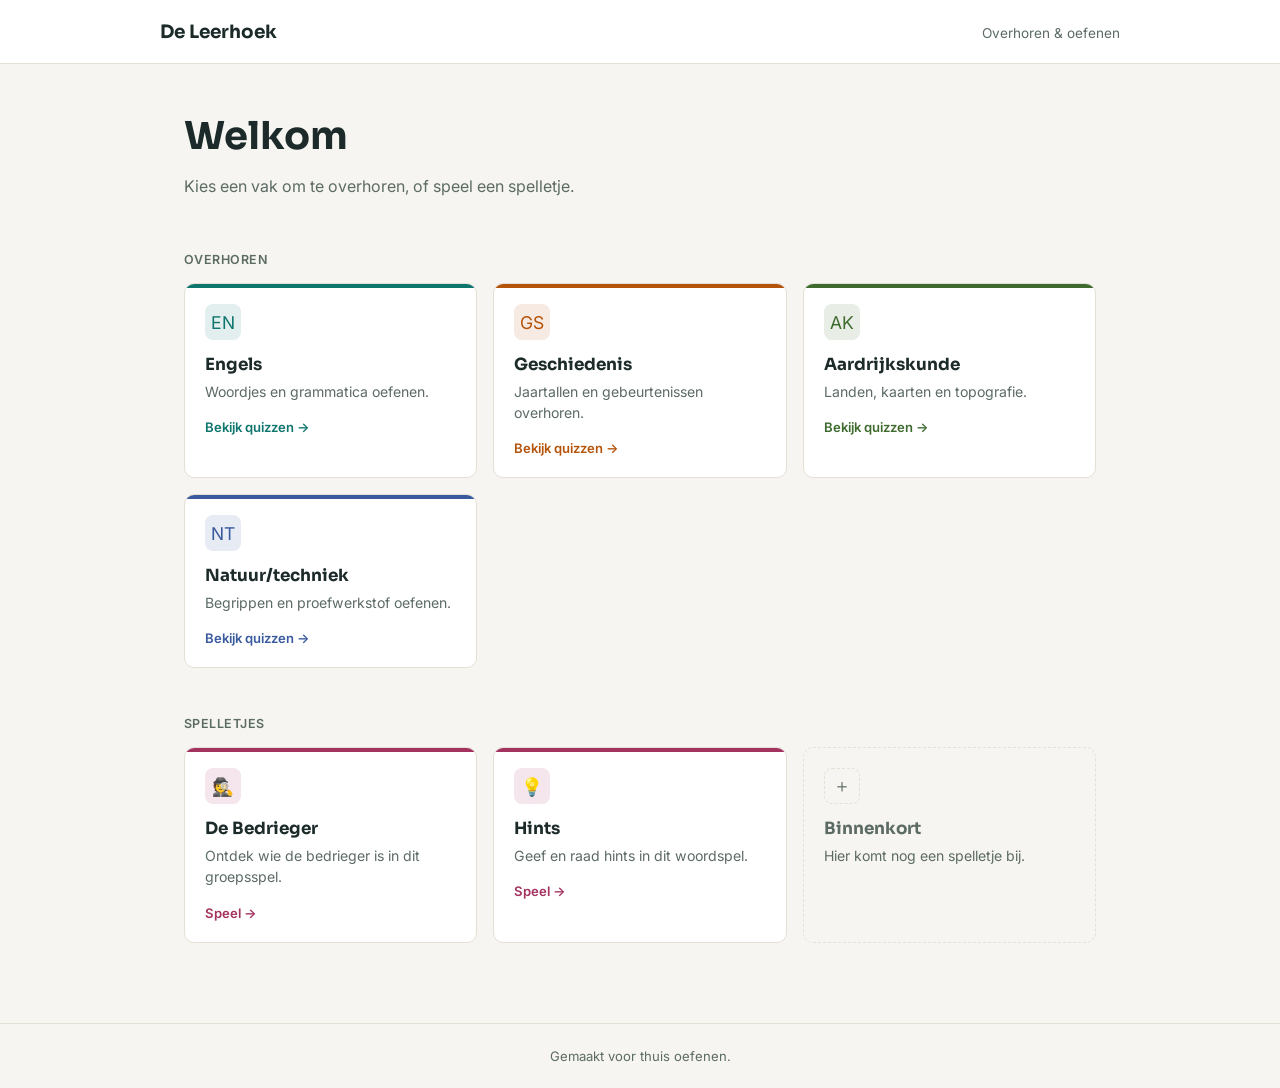
<file: index.html>
<!DOCTYPE html>
<html lang="nl">
<head>
<meta charset="UTF-8">
<meta name="viewport" content="width=device-width, initial-scale=1">
<title>Oefenen en spelen</title>
<link rel="preconnect" href="https://fonts.googleapis.com">
<link rel="preconnect" href="https://fonts.gstatic.com" crossorigin>
<link href="https://fonts.googleapis.com/css2?family=Sora:wght@600;700&family=Inter:wght@400;500;600&display=swap" rel="stylesheet">
<link rel="stylesheet" href="style.css">
</head>
<body>

<header class="top">
  <div class="inner">
    <a class="brand" href="index.html">De Leerhoek</a>
    <span class="tagline">Overhoren &amp; oefenen</span>
  </div>
</header>

<div class="hero">
  <h1>Welkom</h1>
  <p>Kies een vak om te overhoren, of speel een spelletje.</p>
</div>

<main>
  <div class="section">
    <p class="section-label">Overhoren</p>
    <div class="grid">
      <a class="card engels" href="engels.html">
        <div class="badge">EN</div>
        <h3>Engels</h3>
        <p>Woordjes en grammatica oefenen.</p>
        <span class="go">Bekijk quizzen →</span>
      </a>

      <a class="card geschiedenis" href="geschiedenis.html">
        <div class="badge">GS</div>
        <h3>Geschiedenis</h3>
        <p>Jaartallen en gebeurtenissen overhoren.</p>
        <span class="go">Bekijk quizzen →</span>
      </a>

      <a class="card aardrijkskunde" href="aardrijkskunde.html">
        <div class="badge">AK</div>
        <h3>Aardrijkskunde</h3>
        <p>Landen, kaarten en topografie.</p>
        <span class="go">Bekijk quizzen →</span>
      </a>

      <a class="card natuur" href="natuur-techniek.html">
        <div class="badge">NT</div>
        <h3>Natuur/techniek</h3>
        <p>Begrippen en proefwerkstof oefenen.</p>
        <span class="go">Bekijk quizzen →</span>
      </a>
    </div>
  </div>

  <div class="section">
    <p class="section-label">Spelletjes</p>
    <div class="grid">
      <a class="card spel" href="de-bedrieger.html">
        <div class="badge">🕵️</div>
        <h3>De Bedrieger</h3>
        <p>Ontdek wie de bedrieger is in dit groepsspel.</p>
        <span class="go">Speel →</span>
      </a>

      <a class="card spel" href="hints.html">
        <div class="badge">💡</div>
        <h3>Hints</h3>
        <p>Geef en raad hints in dit woordspel.</p>
        <span class="go">Speel →</span>
      </a>

      <div class="card empty">
        <div class="badge">＋</div>
        <h3>Binnenkort</h3>
        <p>Hier komt nog een spelletje bij.</p>
      </div>
    </div>
  </div>
</main>

<footer>Gemaakt voor thuis oefenen.</footer>

</body>
</html>
</file>
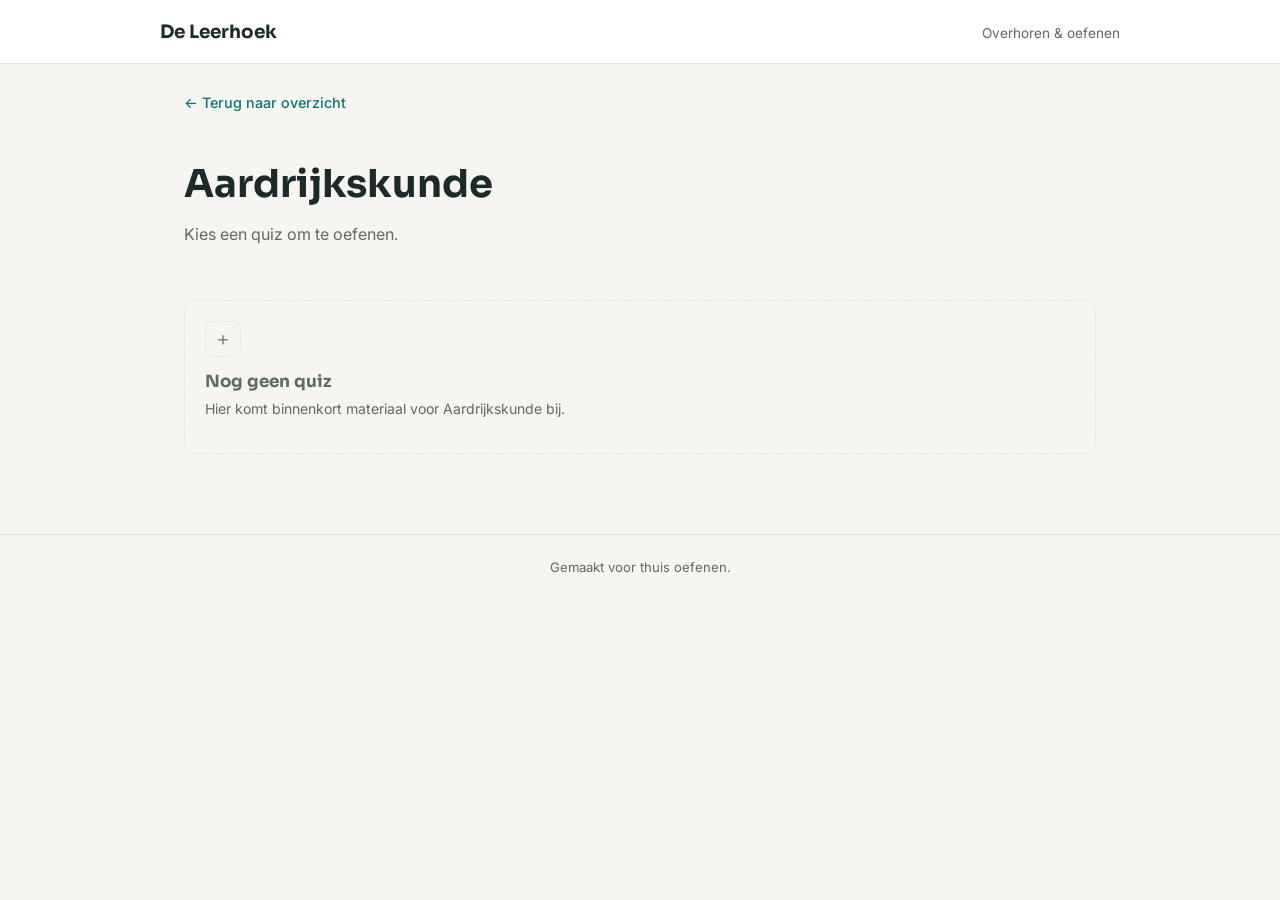
<file: aardrijkskunde.html>
<!DOCTYPE html>
<html lang="nl">
<head>
<meta charset="UTF-8">
<meta name="viewport" content="width=device-width, initial-scale=1">
<title>Aardrijkskunde — De Leerhoek</title>
<link rel="preconnect" href="https://fonts.googleapis.com">
<link rel="preconnect" href="https://fonts.gstatic.com" crossorigin>
<link href="https://fonts.googleapis.com/css2?family=Sora:wght@600;700&family=Inter:wght@400;500;600&display=swap" rel="stylesheet">
<link rel="stylesheet" href="style.css">
</head>
<body>

<header class="top">
  <div class="inner">
    <a class="brand" href="index.html">De Leerhoek</a>
    <span class="tagline">Overhoren &amp; oefenen</span>
  </div>
</header>

<div class="breadcrumb"><a href="index.html">← Terug naar overzicht</a></div>

<div class="hero">
  <h1>Aardrijkskunde</h1>
  <p>Kies een quiz om te oefenen.</p>
</div>

<main>
  <div class="grid">
    <div class="card empty">
      <div class="badge">＋</div>
      <h3>Nog geen quiz</h3>
      <p>Hier komt binnenkort materiaal voor Aardrijkskunde bij.</p>
    </div>
  </div>
</main>

<footer>Gemaakt voor thuis oefenen.</footer>

</body>
</html>
</file>
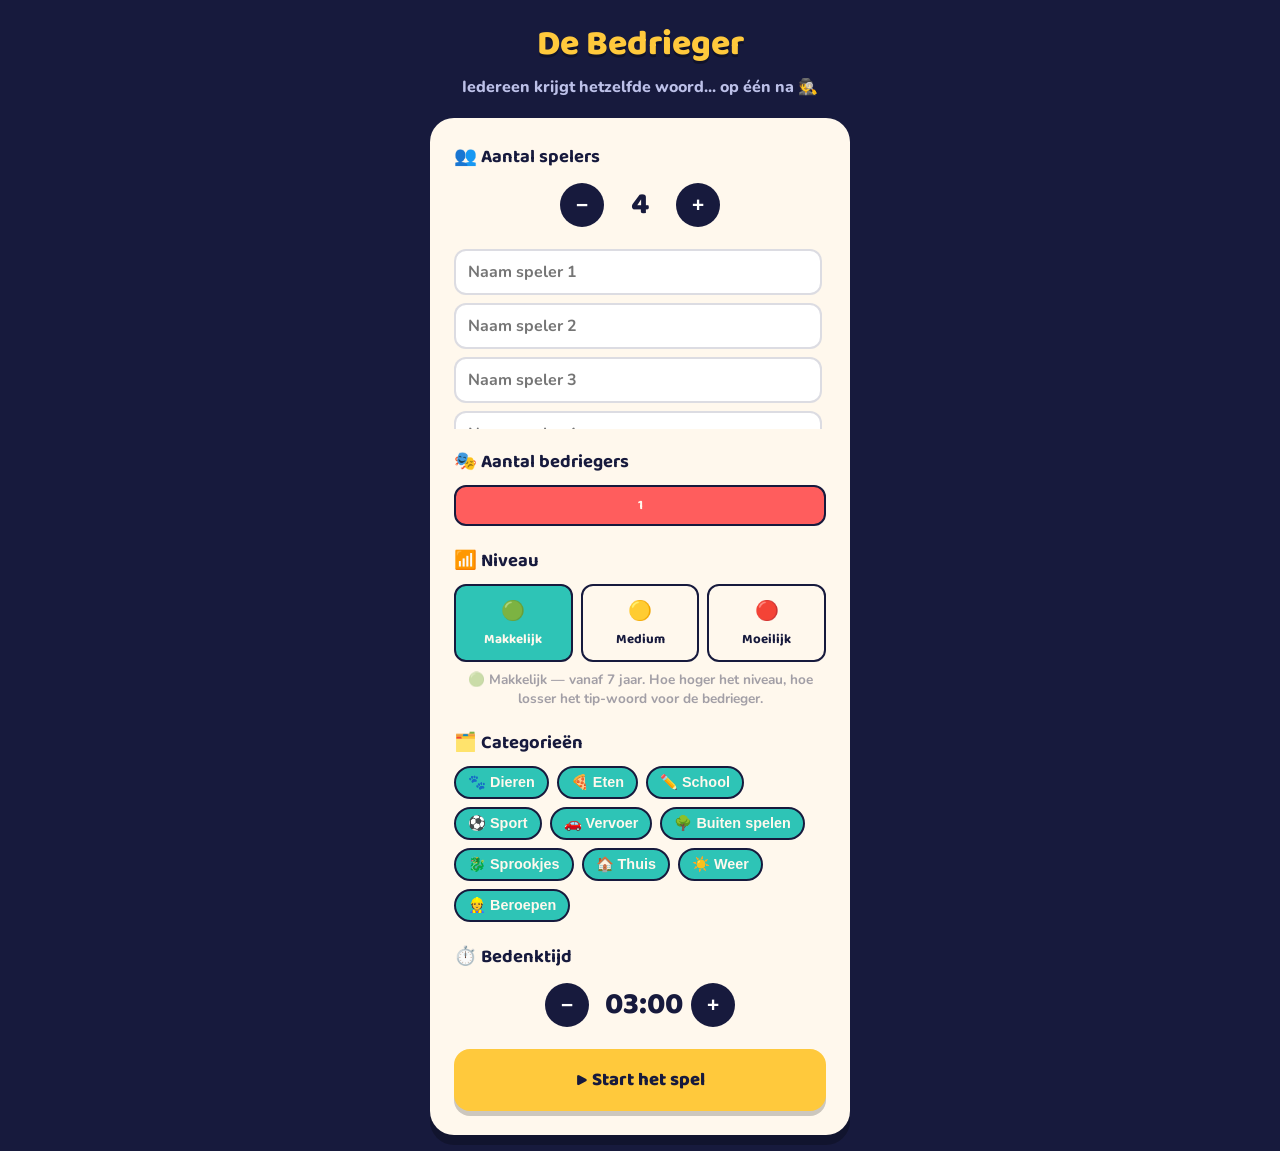
<file: de-bedrieger.html>
<!DOCTYPE html>
<html lang="nl">
<head>
<meta charset="UTF-8">
<meta name="viewport" content="width=device-width, initial-scale=1.0, maximum-scale=1, user-scalable=no">
<title>De Bedrieger</title>
<style>
  @import url('https://fonts.googleapis.com/css2?family=Baloo+2:wght@500;700;800&family=Nunito:wght@500;700;800&display=swap');
  * { box-sizing: border-box; -webkit-tap-highlight-color: transparent; }
  html, body { margin:0; padding:0; background:#171a3d; min-height:100vh; font-family:'Nunito', system-ui, sans-serif; color:#171a3d; }
  .font-display { font-family:'Baloo 2', system-ui, sans-serif; }
  #app { min-height:100vh; display:flex; align-items:center; justify-content:center; padding:16px; }
  .wrap { width:100%; max-width:420px; }
  .card { background:#fff8ed; border-radius:24px; box-shadow:0 10px 0 0 rgba(0,0,0,0.25); padding:24px; animation:pop .2s ease-out; }
  @keyframes pop { 0%{ transform:scale(.94); opacity:.6 } 100%{ transform:scale(1); opacity:1 } }
  h1.title { font-family:'Baloo 2'; text-align:center; font-size:2.2rem; font-weight:800; color:#ffc93c; text-shadow:0 3px 0 rgba(0,0,0,.3); margin:0; }
  .subtitle { text-align:center; color:#bcc0e8; font-weight:800; margin:4px 0 20px; }
  .row-center { display:flex; align-items:center; justify-content:center; gap:16px; margin-bottom:20px; }
  .circle-btn { width:44px; height:44px; border-radius:999px; background:#171a3d; color:#fff; border:none; display:flex; align-items:center; justify-content:center; font-size:1.3rem; font-weight:800; cursor:pointer; }
  .count { font-family:'Baloo 2'; font-size:1.9rem; font-weight:800; width:40px; text-align:center; }
  .label-row { display:flex; align-items:center; gap:8px; margin-bottom:8px; font-family:'Baloo 2'; font-weight:700; font-size:1.15rem; }
  input.name-input { width:100%; border-radius:12px; border:2px solid rgba(23,26,61,0.15); padding:10px 12px; font-weight:700; font-size:1rem; margin-bottom:8px; font-family:inherit; color:#171a3d; }
  input.name-input:focus { outline:none; border-color:#ff5d5d; }
  .names-box { max-height:180px; overflow-y:auto; padding-right:4px; margin-bottom:18px; }
  .imp-choice, .cat-choice, .level-choice { display:flex; flex-wrap:wrap; gap:8px; margin-bottom:20px; }
  .imp-btn { flex:1; border-radius:12px; padding:8px 0; font-family:'Baloo 2'; font-weight:700; border:2px solid #171a3d; background:transparent; color:#171a3d; cursor:pointer; }
  .imp-btn.active { background:#ff5d5d; color:#fff8ed; }
  .cat-btn { border-radius:999px; padding:6px 12px; font-size:.9rem; font-weight:700; border:2px solid #171a3d; background:transparent; color:#171a3d; cursor:pointer; }
  .cat-btn.active { background:#2ec4b6; color:#fff8ed; }
  .level-btn { flex:1; border-radius:12px; padding:10px 4px; font-family:'Baloo 2'; font-weight:700; border:2px solid #171a3d; background:transparent; color:#171a3d; cursor:pointer; display:flex; flex-direction:column; align-items:center; gap:2px; }
  .level-btn .lvl-emoji { font-size:1.2rem; }
  .level-btn.active[data-level="makkelijk"] { background:#2ec4b6; color:#fff8ed; }
  .level-btn.active[data-level="medium"] { background:#ffc93c; color:#171a3d; }
  .level-btn.active[data-level="moeilijk"] { background:#ff5d5d; color:#fff8ed; }
  .big-btn { width:100%; border:none; border-radius:16px; padding:16px 20px; font-family:'Baloo 2'; font-size:1.15rem; font-weight:800; display:flex; align-items:center; justify-content:center; gap:8px; box-shadow:0 5px 0 0 rgba(0,0,0,0.2); cursor:pointer; background:#ffc93c; color:#171a3d; }
  .big-btn:active { transform:translateY(3px); box-shadow:none; }
  .big-btn:disabled { opacity:.4; pointer-events:none; }
  .big-btn.dark { background:#171a3d; color:#fff8ed; }
  .big-btn.green { background:#2ec4b6; color:#fff8ed; }
  .big-btn.red { background:#ff5d5d; color:#fff8ed; }
  .hint { text-align:center; font-size:.85rem; color:rgba(23,26,61,0.4); font-weight:700; margin-top:8px; }
  .reveal-box { user-select:none; margin:0 auto; width:100%; max-width:240px; aspect-ratio:1/1; border-radius:24px; display:flex; flex-direction:column; align-items:center; justify-content:center; text-align:center; padding:16px; cursor:pointer; background:#171a3d; transition:background-color .15s; }
  .reveal-box .emoji { font-size:2.4rem; margin-bottom:8px; }
  .reveal-box .word { font-family:'Baloo 2'; font-size:1.8rem; font-weight:800; color:#fff; }
  .reveal-box .tipword { font-family:'Baloo 2'; font-size:1.9rem; font-weight:800; color:#fff; margin-top:2px; }
  .reveal-box .small { color:rgba(255,255,255,0.85); font-weight:700; font-size:.85rem; margin-top:8px; }
  .reveal-box .tiny { color:rgba(255,255,255,0.65); font-size:.75rem; margin-top:4px; }
  .center-text { text-align:center; }
  .timer-circle { margin:0 auto 24px; width:170px; height:170px; border-radius:999px; border:8px solid #2ec4b6; display:flex; align-items:center; justify-content:center; }
  .timer-circle .time { font-family:'Baloo 2'; font-size:2.4rem; font-weight:800; }
  .grid2 { display:grid; grid-template-columns:1fr 1fr; gap:12px; margin-bottom:12px; }
  .player-row { display:flex; align-items:center; justify-content:space-between; border-radius:12px; padding:8px 12px; margin-bottom:8px; font-weight:700; }
  .starter-banner { background:#ffc93c; border-radius:16px; padding:12px; text-align:center; font-family:'Baloo 2'; font-weight:800; margin-bottom:20px; }
  .level-pill { display:inline-block; border-radius:999px; padding:2px 10px; font-size:.75rem; font-weight:800; font-family:'Baloo 2'; margin-left:6px; }
</style>
</head>
<body>
<div id="app"></div>
<script>
// ---------------------------------------------------------------------------
// Woordbank: per categorie drie niveaus (makkelijk / medium / moeilijk).
// Elk woord heeft één los tip-woord (een concreet zelfstandig naamwoord dat
// ergens mee te maken heeft) voor de bedrieger, bv. patat -> aardappel.
// Hoe hoger het niveau, hoe losser/vager dat ene tip-woord staat t.o.v. het
// geheime woord.
// ---------------------------------------------------------------------------
const LEVELS = [
  { key:"makkelijk", label:"Makkelijk", emoji:"🟢", sub:"vanaf 7 jaar" },
  { key:"medium",    label:"Medium",    emoji:"🟡", sub:"vanaf 9 jaar" },
  { key:"moeilijk",  label:"Moeilijk",  emoji:"🔴", sub:"vanaf 11 jaar / volwassenen" },
];

const CATEGORIES = {
  dieren: { label:"Dieren", emoji:"🐾", levels:{
    makkelijk:[["hond","riem"],["kat","muis"],["olifant","slurf"],["leeuw","manen"],["aap","banaan"],["vis","kieuw"],["vogel","veer"],["konijn","wortel"]],
    medium:[["giraffe","nek"],["panda","bamboe"],["krokodil","tanden"],["dolfijn","golf"],["uil","nacht"],["kangoeroe","buidel"],["zebra","streep"],["pinguïn","ijsschots"]],
    moeilijk:[["stokstaartje","woestijn"],["luiaard","boom"],["octopus","tentakel"],["kameleon","tong"],["vleermuis","grot"],["walvis","oceaan"],["egel","stekel"],["das","burcht"]],
  }},
  eten: { label:"Eten", emoji:"🍕", levels:{
    makkelijk:[["pizza","oven"],["appel","klokhuis"],["banaan","schil"],["chocolade","reep"],["ijsje","hoorn"],["brood","boter"],["kaas","melk"],["snoep","tanden"]],
    medium:[["soep","lepel"],["pannenkoek","stroop"],["patat","aardappel"],["taart","kaars"],["druiven","tros"],["popcorn","bioscoop"],["yoghurt","beker"],["spaghetti","vork"]],
    moeilijk:[["risotto","rijst"],["sushi","zeewier"],["hachee","ui"],["stamppot","puree"],["ratatouille","courgette"],["couscous","Marokko"],["tiramisu","koffie"],["bruschetta","tomaat"]],
  }},
  school: { label:"School", emoji:"✏️", levels:{
    makkelijk:[["juf","schoolbord"],["meester","rapport"],["potlood","punt"],["schrift","huiswerk"],["gum","vlek"],["pauze","bel"],["klas","leerling"],["boek","bladzijde"]],
    medium:[["rekenen","getal"],["tekenen","kleurpotlood"],["schooltas","rugzak"],["schoolbord","krijt"],["proefwerk","cijfer"],["rooster","lesuur"],["gymles","gymzaal"],["bibliotheek","boekenkast"]],
    moeilijk:[["diploma","ceremonie"],["mentor","coach"],["examen","spanning"],["curriculum","lesstof"],["semester","periode"],["plenair","vergadering"],["dictee","spelling"],["spreekbeurt","publiek"]],
  }},
  sport: { label:"Sport", emoji:"⚽", levels:{
    makkelijk:[["voetbal","doelpunt"],["zwemmen","zwembad"],["fietsen","trapper"],["hardlopen","finish"],["dansen","muziek"],["tennis","racket"],["basketbal","ring"],["hockey","stick"]],
    medium:[["turnen","balk"],["karate","gordel"],["skiën","sneeuw"],["trampoline","veer"],["badminton","shuttle"],["volleybal","net"],["judo","worp"],["atletiek","baan"]],
    moeilijk:[["waterpolo","zwembad"],["schermen","degen"],["roeien","riem"],["curling","steen"],["triatlon","medaille"],["boogschieten","pijl"],["snowboarden","plank"],["worstelen","mat"]],
  }},
  vervoer: { label:"Vervoer", emoji:"🚗", levels:{
    makkelijk:[["auto","wiel"],["trein","rail"],["fiets","trapper"],["vliegtuig","vleugel"],["boot","zeil"],["bus","chauffeur"],["step","stuur"],["motor","uitlaat"]],
    medium:[["brandweerauto","slang"],["politieauto","sirene"],["tractor","boerderij"],["helikopter","wiek"],["vrachtwagen","lading"],["camper","vakantie"],["kabelbaan","berg"],["cruiseschip","zee"]],
    moeilijk:[["onderzeeër","periscoop"],["zeppelin","gas"],["monorail","rail"],["catamaran","romp"],["zweeftrein","magneet"],["gondel","kabel"],["luchtballon","mand"],["ruimteraket","astronaut"]],
  }},
  buiten: { label:"Buiten spelen", emoji:"🌳", levels:{
    makkelijk:[["schommel","touw"],["glijbaan","trap"],["zandbak","emmer"],["vlieger","wind"],["bal","doel"],["krijt","stoep"],["zwembad","duikplank"],["strand","schelp"]],
    medium:[["bos","boom"],["park","bankje"],["regenboog","kleur"],["sneeuwpop","wortel"],["klimrek","ladder"],["waterpistool","water"],["springtouw","handvat"],["knikkers","glas"]],
    moeilijk:[["hinkelbaan","vak"],["zeskamp","estafette"],["verstoppertje","schuilplaats"],["boomhut","ladder"],["waterval","rots"],["kampvuur","marshmallow"],["moestuin","tomaat"],["weiland","hek"]],
  }},
  sprookjes: { label:"Sprookjes", emoji:"🐉", levels:{
    makkelijk:[["draak","vuur"],["prinses","kroon"],["ridder","zwaard"],["kasteel","toren"],["tovenaar","toverstok"],["heks","bezem"],["piraat","schat"],["spook","ketting"]],
    medium:[["fee","vleugel"],["reus","voetstap"],["eenhoorn","hoorn"],["monster","klauw"],["elf","bos"],["dwerg","mijn"],["trol","brug"],["zeemeermin","vin"]],
    moeilijk:[["feniks","vlam"],["sfinx","raadsel"],["cycloop","oog"],["alchemist","goud"],["betovering","vloek"],["orakel","profetie"],["labyrint","muur"],["schatkist","juweel"]],
  }},
  huis: { label:"Thuis", emoji:"🏠", levels:{
    makkelijk:[["bed","kussen"],["keuken","pan"],["badkamer","zeep"],["televisie","afstandsbediening"],["bank","deken"],["tafel","bord"],["deur","slot"],["tuin","schutting"]],
    medium:[["zolder","dak"],["kussen","bed"],["kelder","opslag"],["garage","auto"],["schoorsteen","rook"],["veranda","terras"],["gang","deur"],["plafond","lamp"]],
    moeilijk:[["dakkapel","raam"],["erker","uitbouw"],["hal","kapstok"],["bijkeuken","wasmachine"],["vliering","doos"],["plavuizen","tegel"],["spouwmuur","isolatie"],["kroonluchter","lamp"]],
  }},
  weer: { label:"Weer", emoji:"☀️", levels:{
    makkelijk:[["zon","straal"],["regen","druppel"],["sneeuw","vlok"],["wind","molen"],["wolk","hemel"],["ijs","schaats"],["mist","sluier"],["onweer","bliksem"]],
    medium:[["hagel","korrel"],["storm","schade"],["dooi","water"],["vorst","ijs"],["motregen","nevel"],["bewolking","lucht"],["buien","paraplu"],["windstoot","vlaag"]],
    moeilijk:[["onweersbui","donder"],["hittegolf","thermometer"],["ijzel","weg"],["windkracht","schaal"],["luchtdruk","barometer"],["weerbericht","presentator"],["orkaan","schade"],["tornado","trechter"]],
  }},
  beroepen: { label:"Beroepen", emoji:"👷", levels:{
    makkelijk:[["dokter","stethoscoop"],["brandweerman","slang"],["politieagent","boef"],["bakker","brood"],["kapper","schaar"],["boer","tractor"],["piloot","cockpit"],["zanger","microfoon"]],
    medium:[["dierenarts","kliniek"],["tandarts","boor"],["timmerman","hout"],["kok","pan"],["monteur","sleutel"],["journalist","krant"],["fotograaf","lens"],["verpleegkundige","injectie"]],
    moeilijk:[["notaris","handtekening"],["advocaat","rechtbank"],["architect","blauwdruk"],["ingenieur","brug"],["boekhouder","rekenmachine"],["diplomaat","ambassade"],["chirurg","scalpel"],["astronaut","ruimtepak"]],
  }},
};
const CAT_KEYS = Object.keys(CATEGORIES);

function shuffle(arr){ const a=[...arr]; for(let i=a.length-1;i>0;i--){ const j=Math.floor(Math.random()*(i+1)); [a[i],a[j]]=[a[j],a[i]]; } return a; }
function pad2(n){ return n<10 ? "0"+n : ""+n; }

// ---------------------------------------------------------------------------
// State
// ---------------------------------------------------------------------------
const state = {
  screen: "setup",
  numPlayers: 4,
  names: ["","","",""],
  numImpostors: 1,
  selectedCats: new Set(CAT_KEYS),
  level: "makkelijk",
  discussSeconds: 180,
  players: [],
  secretWord: "",
  secretCatLabel: "",
  impostorHint: "",
  starterIndex: 0,
  current: 0,
  peeking: false,
  seenIt: false,
  timeLeft: 180,
  timerRunning: false,
  timerHandle: null,
};

function maxImp(){ return state.numPlayers >= 6 ? 2 : 1; }
function levelInfo(key){ return LEVELS.find(l=>l.key===key); }

function pickRoundContent(){
  const pool = Array.from(state.selectedCats);
  const catKey = pool[Math.floor(Math.random()*pool.length)];
  const cat = CATEGORIES[catKey];
  const wordList = cat.levels[state.level];
  const [word, hint] = wordList[Math.floor(Math.random()*wordList.length)];
  state.secretWord = word;
  state.secretCatLabel = cat.emoji + " " + cat.label;
  state.impostorHint = hint;
}

function assignRoles(playerCount){
  const order = shuffle([...Array(playerCount).keys()]);
  return new Set(order.slice(0, state.numImpostors));
}

function startGame(){
  pickRoundContent();
  const impostorSet = assignRoles(state.numPlayers);
  state.players = state.names.map((n,i)=>({ name:(n.trim()||("Speler "+(i+1))), isImpostor: impostorSet.has(i) }));
  state.starterIndex = Math.floor(Math.random()*state.players.length);
  state.current = 0; state.peeking=false; state.seenIt=false;
  state.timeLeft = state.discussSeconds; state.timerRunning=false;
  state.screen = "reveal";
  render();
}

function newRoundSamePlayers(){
  pickRoundContent();
  const impostorSet = assignRoles(state.players.length);
  state.players = state.players.map((p,i)=>({ name:p.name, isImpostor: impostorSet.has(i) }));
  state.starterIndex = Math.floor(Math.random()*state.players.length);
  state.current = 0; state.peeking=false; state.seenIt=false;
  state.timeLeft = state.discussSeconds; state.timerRunning=false;
  state.screen = "reveal";
  render();
}

function nextPlayer(){
  state.peeking=false; state.seenIt=false;
  if(state.current+1 < state.players.length){ state.current++; }
  else { state.screen="discuss"; }
  render();
}

function toggleTimer(){
  state.timerRunning = !state.timerRunning;
  if(state.timerRunning){
    state.timerHandle = setInterval(()=>{
      if(state.timeLeft>0){ state.timeLeft--; renderTimerOnly(); }
      if(state.timeLeft===0){ state.timerRunning=false; clearInterval(state.timerHandle); render(); }
    },1000);
  } else {
    clearInterval(state.timerHandle);
  }
  render();
}

function resetTimer(){
  clearInterval(state.timerHandle);
  state.timerRunning=false;
  state.timeLeft = state.discussSeconds;
  render();
}

// ---------------------------------------------------------------------------
// Render
// ---------------------------------------------------------------------------
const app = document.getElementById("app");

function render(){
  if(state.screen==="setup") app.innerHTML = renderSetup();
  else if(state.screen==="reveal") app.innerHTML = renderReveal();
  else if(state.screen==="discuss") app.innerHTML = renderDiscuss();
  else if(state.screen==="result") app.innerHTML = renderResult();
  attachHandlers();
}

function renderTimerOnly(){
  const el = document.getElementById("timeDisplay");
  if(el) el.textContent = pad2(Math.floor(state.timeLeft/60))+":"+pad2(state.timeLeft%60);
  const circle = document.getElementById("timerCircle");
  if(circle) circle.style.borderColor = state.timeLeft===0 ? "#ff5d5d" : "#2ec4b6";
}

function levelPillColor(key){
  return key==="makkelijk" ? "#2ec4b6" : key==="medium" ? "#ffc93c" : "#ff5d5d";
}

function renderSetup(){
  let namesHtml = "";
  for(let i=0;i<state.numPlayers;i++){
    namesHtml += `<input class="name-input" data-idx="${i}" value="${state.names[i]||""}" placeholder="Naam speler ${i+1}" maxlength="12">`;
  }
  let impHtml = "";
  for(let n=1;n<=maxImp();n++){
    impHtml += `<button class="imp-btn ${state.numImpostors===n?'active':''}" data-imp="${n}">${n}</button>`;
  }
  let catHtml = "";
  CAT_KEYS.forEach(key=>{
    const cat = CATEGORIES[key];
    const active = state.selectedCats.has(key);
    catHtml += `<button class="cat-btn ${active?'active':''}" data-cat="${key}">${cat.emoji} ${cat.label}</button>`;
  });
  let lvlHtml = "";
  LEVELS.forEach(l=>{
    const active = state.level===l.key;
    lvlHtml += `<button class="level-btn ${active?'active':''}" data-level="${l.key}"><span class="lvl-emoji">${l.emoji}</span><span>${l.label}</span></button>`;
  });
  const currentLvl = levelInfo(state.level);
  return `
    <div class="wrap">
      <h1 class="title">De Bedrieger</h1>
      <p class="subtitle">Iedereen krijgt hetzelfde woord... op één na 🕵️</p>
      <div class="card">
        <div class="label-row">👥 Aantal spelers</div>
        <div class="row-center">
          <button class="circle-btn" id="playersMinus">−</button>
          <span class="count">${state.numPlayers}</span>
          <button class="circle-btn" id="playersPlus">+</button>
        </div>
        <div class="names-box">${namesHtml}</div>
        <div class="label-row">🎭 Aantal bedriegers</div>
        <div class="imp-choice">${impHtml}</div>
        <div class="label-row">📶 Niveau</div>
        <div class="level-choice">${lvlHtml}</div>
        <p class="hint" style="margin:-12px 0 20px">${currentLvl.emoji} ${currentLvl.label} — ${currentLvl.sub}. Hoe hoger het niveau, hoe losser het tip-woord voor de bedrieger.</p>
        <div class="label-row">🗂️ Categorieën</div>
        <div class="cat-choice">${catHtml}</div>
        <div class="label-row">⏱️ Bedenktijd</div>
        <div class="row-center">
          <button class="circle-btn" id="timeMinus">−</button>
          <span class="count" style="width:70px">${pad2(Math.floor(state.discussSeconds/60))}:${pad2(state.discussSeconds%60)}</span>
          <button class="circle-btn" id="timePlus">+</button>
        </div>
        <button class="big-btn" id="startBtn">▶️ Start het spel</button>
      </div>
    </div>`;
}

function renderReveal(){
  const p = state.players[state.current];
  const lvl = levelInfo(state.level);
  let boxHtml;
  if(state.peeking){
    if(p.isImpostor){
      boxHtml = `<div class="emoji">🎭</div>
        <p class="word" style="font-size:1.15rem">Jij bent de bedrieger!</p>
        <p class="small">Categorie: ${state.secretCatLabel}</p>
        <p class="small" style="margin-top:10px">Jouw tip-woord</p>
        <p class="tipword">${state.impostorHint}</p>
        <p class="tiny">Je kent het woord niet. Gebruik dit ene woord om mee te bluffen!</p>`;
    } else {
      boxHtml = `<div class="emoji">🤫</div>
        <p class="small">Het geheime woord is</p>
        <p class="word">${state.secretWord}</p>`;
    }
  } else {
    boxHtml = `<div class="emoji">👁️</div>
      <p class="small" style="font-family:'Baloo 2';color:#fff">Houd ingedrukt om te kijken</p>
      <p class="tiny">Zorg dat niemand anders meekijkt!</p>`;
  }
  const bg = state.peeking ? (p.isImpostor ? "#ff5d5d" : "#2ec4b6") : "#171a3d";
  return `
    <div class="wrap">
      <p class="subtitle" style="margin-bottom:8px">Speler ${state.current+1} van ${state.players.length}
        <span class="level-pill" style="background:${levelPillColor(state.level)};color:${state.level==='medium'?'#171a3d':'#fff8ed'}">${lvl.emoji} ${lvl.label}</span>
      </p>
      <div class="card">
        <p class="center-text" style="font-family:'Baloo 2';font-size:1.5rem;font-weight:800;margin:0 0 4px">${p.name}</p>
        <p class="hint" style="margin-bottom:20px">Geef het toestel door aan ${p.name} voordat je verder gaat</p>
        <div class="reveal-box" id="revealBox" style="background:${bg}">${boxHtml}</div>
        <div style="margin-top:24px">
          <button class="big-btn" id="nextBtn" ${state.seenIt?"":"disabled"}>➡️ ${state.current+1===state.players.length?"Iedereen heeft gekeken":"Volgende speler"}</button>
          ${state.seenIt?"":'<p class="hint">Bekijk eerst je woord</p>'}
        </div>
      </div>
    </div>`;
}

function renderDiscuss(){
  const starter = state.players[state.starterIndex];
  return `
    <div class="wrap">
      <div class="card">
        <p class="center-text" style="font-family:'Baloo 2';font-size:1.5rem;font-weight:800;margin:0 0 4px">Tijd om te praten!</p>
        <p class="hint" style="margin-bottom:16px">Iedereen vertelt om de beurt iets over het woord. Wie klinkt verdacht?</p>
        <div class="starter-banner">🎬 ${starter.name} begint</div>
        <div class="timer-circle" id="timerCircle" style="border-color:${state.timeLeft===0?'#ff5d5d':'#2ec4b6'}">
          <span class="time" id="timeDisplay">${pad2(Math.floor(state.timeLeft/60))}:${pad2(state.timeLeft%60)}</span>
        </div>
        <div class="grid2">
          <button class="big-btn ${state.timerRunning?'red':'green'}" id="toggleTimerBtn">${state.timerRunning?"⏸ Pauze":"▶️ Start"}</button>
          <button class="big-btn dark" id="resetTimerBtn">🔄 Reset</button>
        </div>
        <button class="big-btn" id="revealResultBtn">👁️ Stemmen &amp; onthullen</button>
      </div>
    </div>`;
}

function renderResult(){
  const lvl = levelInfo(state.level);
  let rows = "";
  state.players.forEach(p=>{
    const bg = p.isImpostor ? "#ff5d5d22" : "#2ec4b622";
    const tag = p.isImpostor ? '<span style="color:#ff5d5d">✕ bedrieger</span>' : '<span style="color:#2ec4b6">✓ wist het woord</span>';
    rows += `<div class="player-row" style="background:${bg}"><span>${p.name}</span>${tag}</div>`;
  });
  const impCount = state.players.filter(p=>p.isImpostor).length;
  return `
    <div class="wrap">
      <div class="card">
        <p class="hint" style="margin-bottom:2px">Categorie: ${state.secretCatLabel} · Niveau: ${lvl.emoji} ${lvl.label}</p>
        <p class="center-text" style="font-family:'Baloo 2';font-size:1.9rem;font-weight:800;margin:0 0 6px">${state.secretWord}</p>
        <p class="hint" style="margin-bottom:20px">Tip-woord dat de bedrieger kreeg: "${state.impostorHint}"</p>
        <p style="font-family:'Baloo 2';font-weight:700;margin-bottom:8px">Speler overzicht</p>
        ${rows}
        <p class="hint" style="margin:12px 0 20px">${impCount>1?"Er waren dit keer twee bedriegers.":"Er was dit keer één bedrieger."}</p>
        <button class="big-btn" id="newRoundBtn" style="margin-bottom:12px">🔀 Nieuwe ronde, zelfde spelers</button>
        <button class="big-btn dark" id="backToSetupBtn">⬅️ Terug naar instellingen</button>
      </div>
    </div>`;
}

// ---------------------------------------------------------------------------
// Event handlers
// ---------------------------------------------------------------------------
function attachHandlers(){
  if(state.screen==="setup"){
    document.getElementById("playersMinus").onclick = ()=>{ setNumPlayers(state.numPlayers-1); };
    document.getElementById("playersPlus").onclick = ()=>{ setNumPlayers(state.numPlayers+1); };
    document.getElementById("timeMinus").onclick = ()=>{ state.discussSeconds=Math.max(30,state.discussSeconds-30); render(); };
    document.getElementById("timePlus").onclick = ()=>{ state.discussSeconds=Math.min(600,state.discussSeconds+30); render(); };
    document.getElementById("startBtn").onclick = startGame;
    document.querySelectorAll(".name-input").forEach(inp=>{
      inp.oninput = (e)=>{ state.names[+e.target.dataset.idx] = e.target.value; };
    });
    document.querySelectorAll(".imp-btn").forEach(btn=>{
      btn.onclick = ()=>{ state.numImpostors = +btn.dataset.imp; render(); };
    });
    document.querySelectorAll(".level-btn").forEach(btn=>{
      btn.onclick = ()=>{ state.level = btn.dataset.level; render(); };
    });
    document.querySelectorAll(".cat-btn").forEach(btn=>{
      btn.onclick = ()=>{
        const key = btn.dataset.cat;
        if(state.selectedCats.has(key)){ if(state.selectedCats.size>1) state.selectedCats.delete(key); }
        else state.selectedCats.add(key);
        render();
      };
    });
  } else if(state.screen==="reveal"){
    const box = document.getElementById("revealBox");
    const peek = (e)=>{ if(e.cancelable) e.preventDefault(); state.peeking=true; state.seenIt=true; render(); };
    const unpeek = ()=>{ state.peeking=false; render(); };
    box.addEventListener("mousedown", peek);
    box.addEventListener("mouseup", unpeek);
    box.addEventListener("mouseleave", unpeek);
    box.addEventListener("touchstart", peek, {passive:false});
    box.addEventListener("touchend", unpeek);
    document.getElementById("nextBtn").onclick = nextPlayer;
  } else if(state.screen==="discuss"){
    document.getElementById("toggleTimerBtn").onclick = toggleTimer;
    document.getElementById("resetTimerBtn").onclick = resetTimer;
    document.getElementById("revealResultBtn").onclick = ()=>{ clearInterval(state.timerHandle); state.screen="result"; render(); };
  } else if(state.screen==="result"){
    document.getElementById("newRoundBtn").onclick = newRoundSamePlayers;
    document.getElementById("backToSetupBtn").onclick = ()=>{ state.screen="setup"; render(); };
  }
}

function setNumPlayers(n){
  n = Math.max(3, Math.min(10, n));
  state.numPlayers = n;
  while(state.names.length < n) state.names.push("");
  while(state.names.length > n) state.names.pop();
  if(state.numImpostors > maxImp()) state.numImpostors = maxImp();
  render();
}

render();
</script>
</body>
</html>
</file>
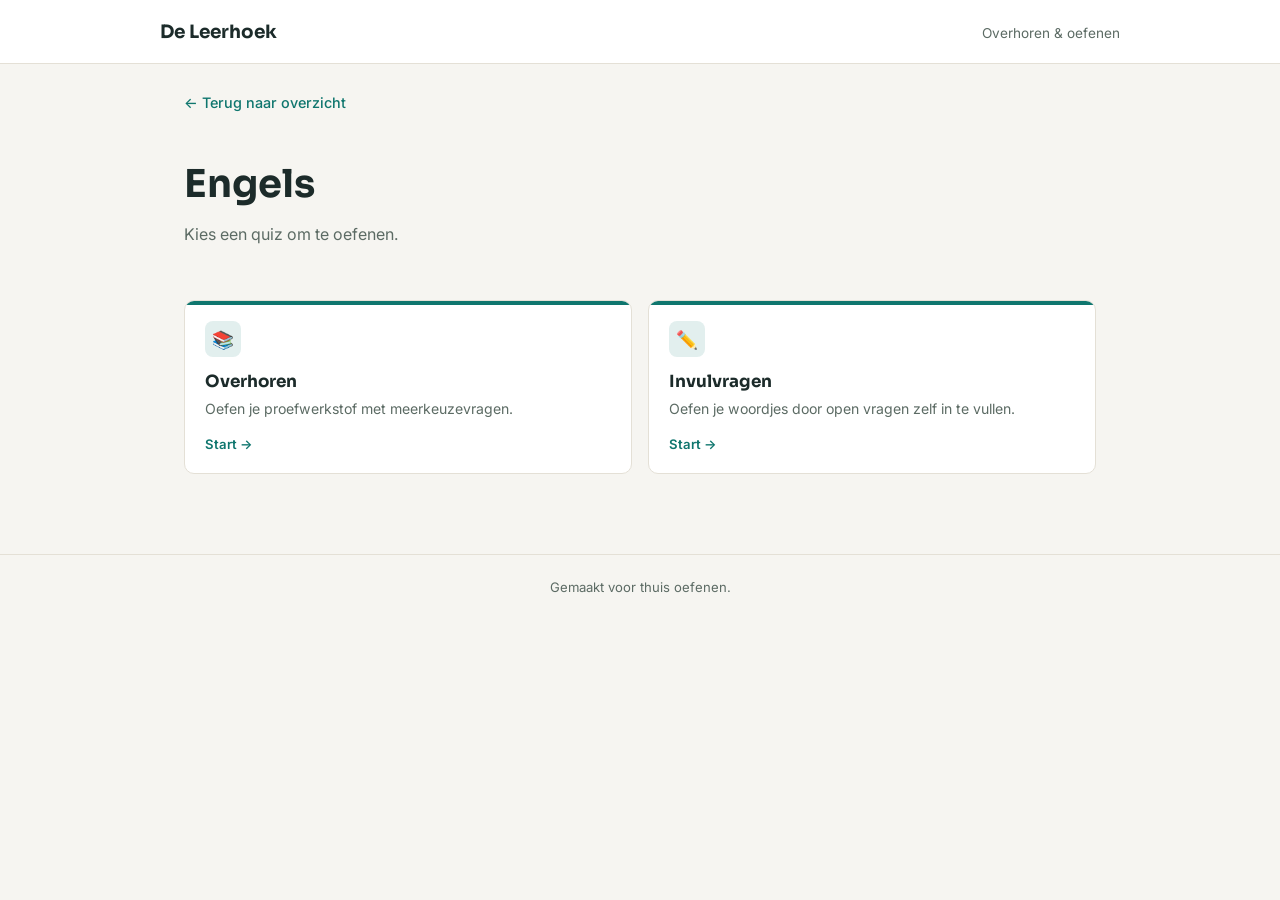
<file: engels.html>
<!DOCTYPE html>
<html lang="nl">
<head>
<meta charset="UTF-8">
<meta name="viewport" content="width=device-width, initial-scale=1">
<title>Engels — De Leerhoek</title>
<link rel="preconnect" href="https://fonts.googleapis.com">
<link rel="preconnect" href="https://fonts.gstatic.com" crossorigin>
<link href="https://fonts.googleapis.com/css2?family=Sora:wght@600;700&family=Inter:wght@400;500;600&display=swap" rel="stylesheet">
<link rel="stylesheet" href="style.css">
</head>
<body>

<header class="top">
  <div class="inner">
    <a class="brand" href="index.html">De Leerhoek</a>
    <span class="tagline">Overhoren &amp; oefenen</span>
  </div>
</header>

<div class="breadcrumb"><a href="index.html">← Terug naar overzicht</a></div>

<div class="hero">
  <h1>Engels</h1>
  <p>Kies een quiz om te oefenen.</p>
</div>

<main>
  <div class="grid">
    <a class="card engels" href="overhoren-mc.html">
      <div class="badge">📚</div>
      <h3>Overhoren</h3>
      <p>Oefen je proefwerkstof met meerkeuzevragen.</p>
      <span class="go">Start →</span>
    </a>

    <a class="card engels" href="overhoren-invullen.html">
      <div class="badge">✏️</div>
      <h3>Invulvragen</h3>
      <p>Oefen je woordjes door open vragen zelf in te vullen.</p>
      <span class="go">Start →</span>
    </a>
  </div>
</main>

<footer>Gemaakt voor thuis oefenen.</footer>

</body>
</html>
</file>
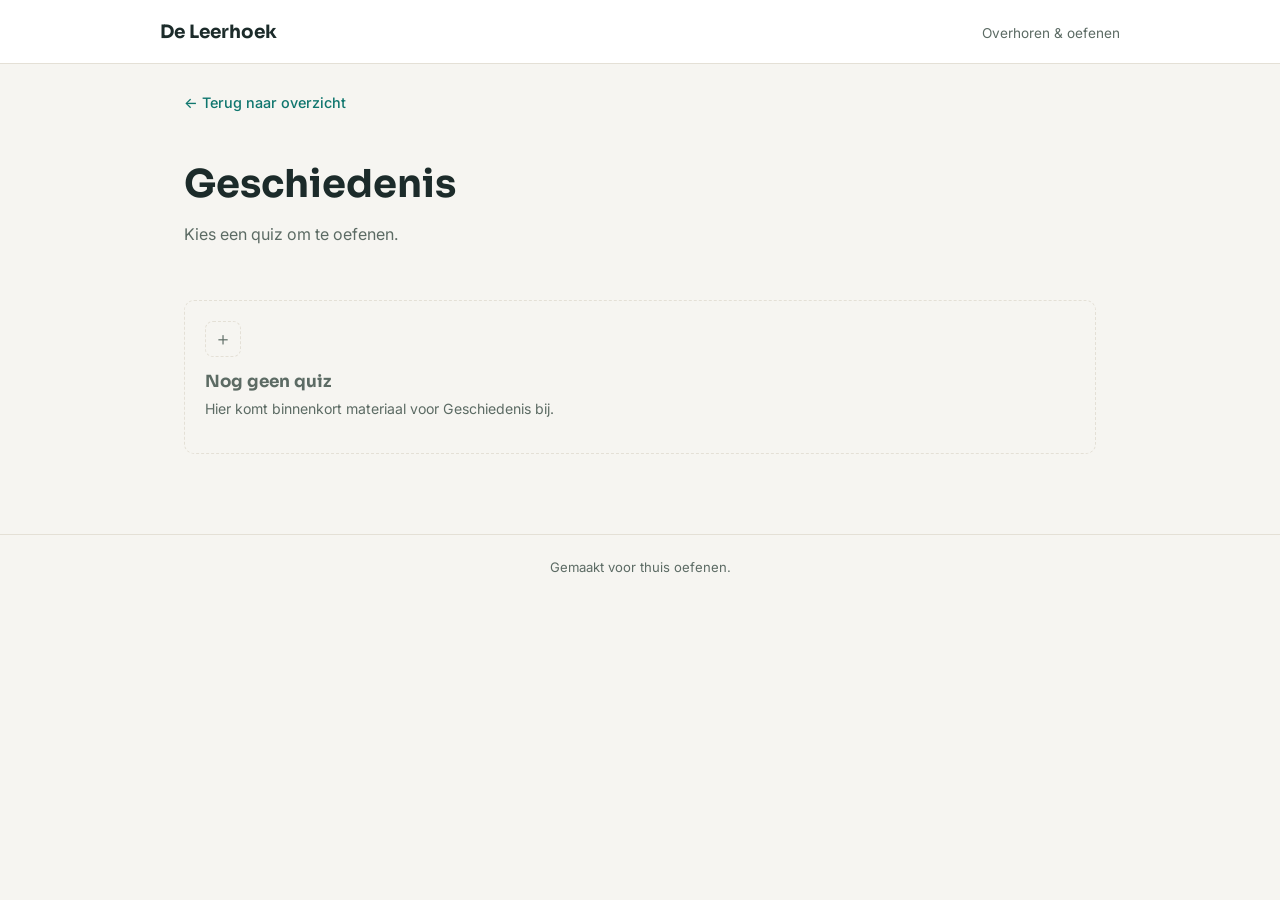
<file: geschiedenis.html>
<!DOCTYPE html>
<html lang="nl">
<head>
<meta charset="UTF-8">
<meta name="viewport" content="width=device-width, initial-scale=1">
<title>Geschiedenis — De Leerhoek</title>
<link rel="preconnect" href="https://fonts.googleapis.com">
<link rel="preconnect" href="https://fonts.gstatic.com" crossorigin>
<link href="https://fonts.googleapis.com/css2?family=Sora:wght@600;700&family=Inter:wght@400;500;600&display=swap" rel="stylesheet">
<link rel="stylesheet" href="style.css">
</head>
<body>

<header class="top">
  <div class="inner">
    <a class="brand" href="index.html">De Leerhoek</a>
    <span class="tagline">Overhoren &amp; oefenen</span>
  </div>
</header>

<div class="breadcrumb"><a href="index.html">← Terug naar overzicht</a></div>

<div class="hero">
  <h1>Geschiedenis</h1>
  <p>Kies een quiz om te oefenen.</p>
</div>

<main>
  <div class="grid">
    <div class="card empty">
      <div class="badge">＋</div>
      <h3>Nog geen quiz</h3>
      <p>Hier komt binnenkort materiaal voor Geschiedenis bij.</p>
    </div>
  </div>
</main>

<footer>Gemaakt voor thuis oefenen.</footer>

</body>
</html>
</file>
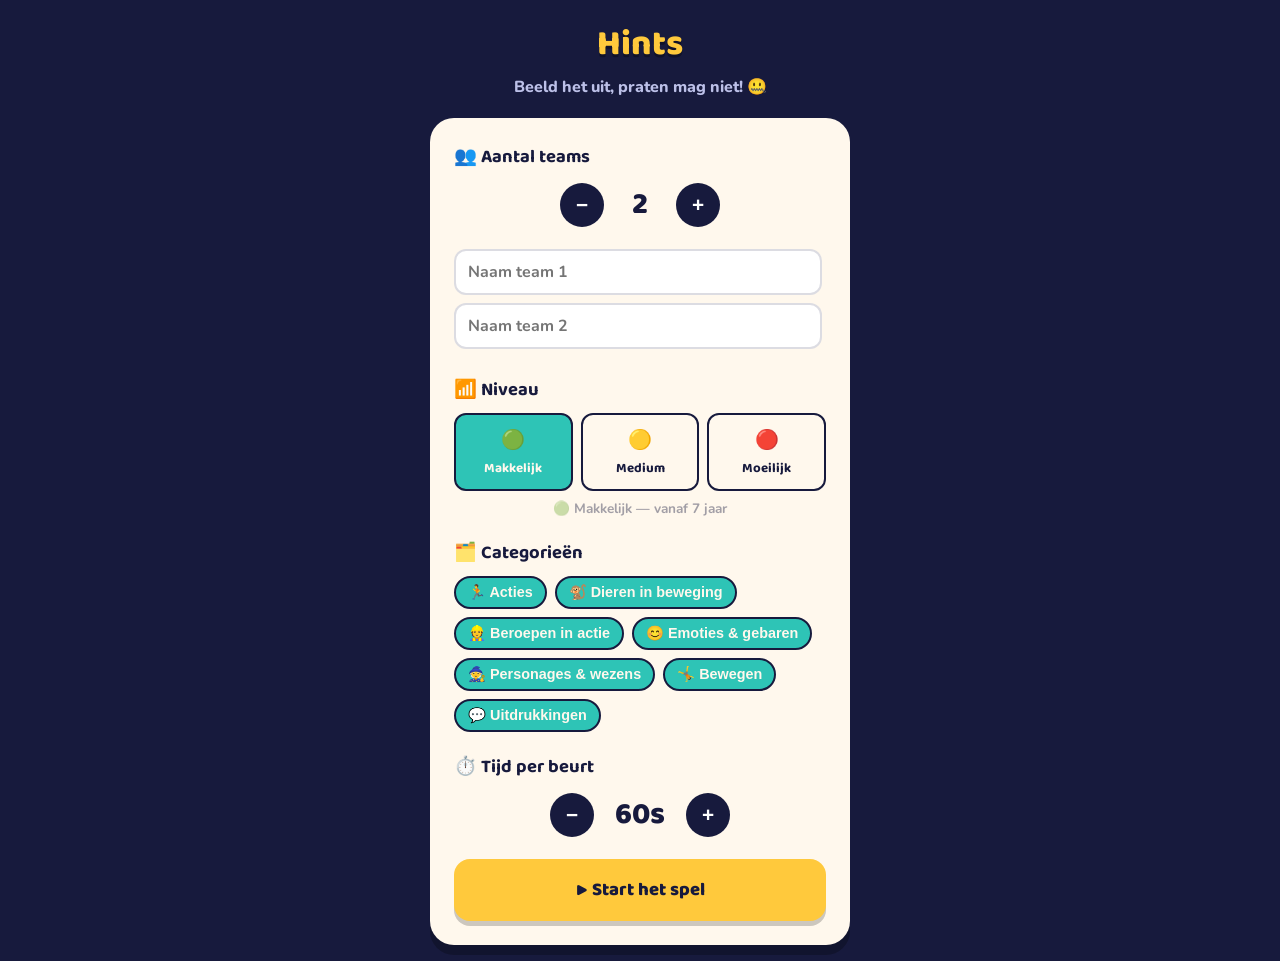
<file: hints.html>
<!DOCTYPE html>
<html lang="nl">
<head>
<meta charset="UTF-8">
<meta name="viewport" content="width=device-width, initial-scale=1.0, maximum-scale=1, user-scalable=no">
<title>Hints — Uitbeeldspel</title>
<style>
  @import url('https://fonts.googleapis.com/css2?family=Baloo+2:wght@500;700;800&family=Nunito:wght@500;700;800&display=swap');
  * { box-sizing: border-box; -webkit-tap-highlight-color: transparent; }
  html, body { margin:0; padding:0; background:#171a3d; min-height:100vh; font-family:'Nunito', system-ui, sans-serif; color:#171a3d; }
  .font-display { font-family:'Baloo 2', system-ui, sans-serif; }
  #app { min-height:100vh; display:flex; align-items:center; justify-content:center; padding:16px; }
  .wrap { width:100%; max-width:420px; }
  .card { background:#fff8ed; border-radius:24px; box-shadow:0 10px 0 0 rgba(0,0,0,0.25); padding:24px; animation:pop .2s ease-out; }
  @keyframes pop { 0%{ transform:scale(.94); opacity:.6 } 100%{ transform:scale(1); opacity:1 } }
  h1.title { font-family:'Baloo 2'; text-align:center; font-size:2.2rem; font-weight:800; color:#ffc93c; text-shadow:0 3px 0 rgba(0,0,0,.3); margin:0; }
  .subtitle { text-align:center; color:#bcc0e8; font-weight:800; margin:4px 0 20px; }
  .row-center { display:flex; align-items:center; justify-content:center; gap:16px; margin-bottom:20px; }
  .circle-btn { width:44px; height:44px; border-radius:999px; background:#171a3d; color:#fff; border:none; display:flex; align-items:center; justify-content:center; font-size:1.3rem; font-weight:800; cursor:pointer; }
  .count { font-family:'Baloo 2'; font-size:1.9rem; font-weight:800; width:40px; text-align:center; }
  .label-row { display:flex; align-items:center; gap:8px; margin-bottom:8px; font-family:'Baloo 2'; font-weight:700; font-size:1.15rem; }
  input.name-input { width:100%; border-radius:12px; border:2px solid rgba(23,26,61,0.15); padding:10px 12px; font-weight:700; font-size:1rem; margin-bottom:8px; font-family:inherit; color:#171a3d; }
  input.name-input:focus { outline:none; border-color:#ff5d5d; }
  .names-box { max-height:170px; overflow-y:auto; padding-right:4px; margin-bottom:18px; }
  .cat-choice, .level-choice { display:flex; flex-wrap:wrap; gap:8px; margin-bottom:20px; }
  .cat-btn { border-radius:999px; padding:6px 12px; font-size:.9rem; font-weight:700; border:2px solid #171a3d; background:transparent; color:#171a3d; cursor:pointer; }
  .cat-btn.active { background:#2ec4b6; color:#fff8ed; }
  .level-btn { flex:1; border-radius:12px; padding:10px 4px; font-family:'Baloo 2'; font-weight:700; border:2px solid #171a3d; background:transparent; color:#171a3d; cursor:pointer; display:flex; flex-direction:column; align-items:center; gap:2px; }
  .level-btn .lvl-emoji { font-size:1.2rem; }
  .level-btn.active[data-level="makkelijk"] { background:#2ec4b6; color:#fff8ed; }
  .level-btn.active[data-level="medium"] { background:#ffc93c; color:#171a3d; }
  .level-btn.active[data-level="moeilijk"] { background:#ff5d5d; color:#fff8ed; }
  .big-btn { width:100%; border:none; border-radius:16px; padding:16px 20px; font-family:'Baloo 2'; font-size:1.15rem; font-weight:800; display:flex; align-items:center; justify-content:center; gap:8px; box-shadow:0 5px 0 0 rgba(0,0,0,0.2); cursor:pointer; background:#ffc93c; color:#171a3d; }
  .big-btn:active { transform:translateY(3px); box-shadow:none; }
  .big-btn:disabled { opacity:.4; pointer-events:none; }
  .big-btn.dark { background:#171a3d; color:#fff8ed; }
  .big-btn.green { background:#2ec4b6; color:#fff8ed; }
  .big-btn.red { background:#ff5d5d; color:#fff8ed; }
  .hint { text-align:center; font-size:.85rem; color:rgba(23,26,61,0.4); font-weight:700; margin-top:8px; }
  .center-text { text-align:center; }
  .timer-circle { margin:0 auto 20px; width:140px; height:140px; border-radius:999px; border:8px solid #2ec4b6; display:flex; align-items:center; justify-content:center; }
  .timer-circle .time { font-family:'Baloo 2'; font-size:2rem; font-weight:800; }
  .grid2 { display:grid; grid-template-columns:1fr 1fr; gap:12px; margin-bottom:12px; }
  .team-row { display:flex; align-items:center; justify-content:space-between; border-radius:12px; padding:10px 14px; margin-bottom:8px; font-weight:700; }
  .team-banner { border-radius:16px; padding:16px; text-align:center; font-family:'Baloo 2'; font-weight:800; margin-bottom:20px; }
  .level-pill { display:inline-block; border-radius:999px; padding:2px 10px; font-size:.75rem; font-weight:800; font-family:'Baloo 2'; margin-left:6px; }
  .word-box { user-select:none; margin:0 auto 20px; width:100%; min-height:150px; border-radius:24px; display:flex; flex-direction:column; align-items:center; justify-content:center; text-align:center; padding:20px; background:#171a3d; }
  .word-box .word { font-family:'Baloo 2'; font-weight:800; color:#fff; line-height:1.2; }
  .word-box .cat { color:rgba(255,255,255,0.6); font-weight:700; font-size:.85rem; margin-top:10px; }
  .trophy { font-size:3rem; text-align:center; margin-bottom:8px; }
</style>
</head>
<body>
<div id="app"></div>
<script>
// ---------------------------------------------------------------------------
// Woordbank speciaal voor uitbeelden: acties, wezens, beroepen, emoties,
// bewegingen en uitdrukkingen — allemaal goed te spelen zonder te praten.
// Bewust een andere bank dan "De Bedrieger" (geen losse zelfstandige
// naamwoorden om te raden via een tip, maar dingen die je fysiek kunt doen).
// ---------------------------------------------------------------------------
const LEVELS = [
  { key:"makkelijk", label:"Makkelijk", emoji:"🟢", sub:"vanaf 7 jaar" },
  { key:"medium",    label:"Medium",    emoji:"🟡", sub:"vanaf 9 jaar" },
  { key:"moeilijk",  label:"Moeilijk",  emoji:"🔴", sub:"vanaf 11 jaar / volwassenen" },
];

const CATEGORIES = {
  acties: { label:"Acties", emoji:"🏃", levels:{
    makkelijk:["slapen","rennen","vallen","gapen","zingen","lachen","huilen","springen"],
    medium:["tandenpoetsen","afwassen","stofzuigen","boodschappen doen","haren kammen","veters strikken","een ei bakken","een band plakken"],
    moeilijk:["jongleren","hypnotiseren","balanceren","improviseren","souffleren","kalligraferen","mediteren","choreograferen"],
  }},
  dieren: { label:"Dieren in beweging", emoji:"🐒", levels:{
    makkelijk:["kikker","slang","vlinder","krab","spin","mier","worm","hagedis"],
    medium:["flamingo","zeepaardje","schildpad","kreeft","otter","bever","eekhoorn","mol"],
    moeilijk:["bidsprinkhaan","walrus","pauw","struisvogel","stinkdier","kameel","wasbeer","axolotl"],
  }},
  beroepen: { label:"Beroepen in actie", emoji:"👷", levels:{
    makkelijk:["goochelaar","dirigent","kapitein","ober","postbode","scheidsrechter","glazenwasser","schoenmaker"],
    medium:["tuinman","schilder","cameraman","pianostemmer","klokkenmaker","houthakker","imker","loodgieter"],
    moeilijk:["tolk","rechter","dompteur","bergbeklimmer","archeoloog","stuntman","paleontoloog","meteoroloog"],
  }},
  emoties: { label:"Emoties & gebaren", emoji:"😊", levels:{
    makkelijk:["blij","verdrietig","boos","bang","moe","verbaasd","trots","verlegen"],
    medium:["jaloers","opgewonden","verveeld","zenuwachtig","opgelucht","teleurgesteld","geërgerd","geschrokken"],
    moeilijk:["weemoedig","vastberaden","sceptisch","overweldigd","berustend","triomfantelijk","vervreemd","ontroerd"],
  }},
  personages: { label:"Personages & wezens", emoji:"🧙", levels:{
    makkelijk:["superheld","ninja","cowboy","robot","clown","engel","duivel","skelet"],
    medium:["vampier","weerwolf","zombie","mummie","alien","detective","spion","kabouter"],
    moeilijk:["griffioen","kraken","minotaurus","banshee","poltergeist","sjamaan","samurai","gladiator"],
  }},
  bewegen: { label:"Bewegen", emoji:"🤸", levels:{
    makkelijk:["hinkelen","kruipen","huppelen","klimmen","glijden","duikelen","achteruitlopen","sluipen"],
    medium:["surfen","abseilen","kanoën","zeilen","paragliden","rolschaatsen","skateboarden","steppen"],
    moeilijk:["basejumpen","parkour","freerunnen","wakeboarden","kitesurfen","bungeejumpen","ijsklimmen","canyoning"],
  }},
  uitdrukkingen: { label:"Uitdrukkingen", emoji:"💬", levels:{
    makkelijk:["de kat uit de boom kijken","een appeltje voor de dorst","boter bij de vis","als een kip zonder kop lopen","in de wolken zijn","vlinders in je buik hebben","de koe bij de horens vatten","de hond in de pot vinden"],
    medium:["de spijker op de kop slaan","voor iemands neus wegkapen","met de deur in huis vallen","een oogje in het zeil houden","de handen uit de mouwen steken","op eieren lopen","iets door de vingers zien","de druppel die de emmer doet overlopen"],
    moeilijk:["de knoop doorhakken","iets in de wind slaan","een oor aannaaien","de plank misslaan","achter de feiten aanlopen","de kool en de geit sparen","de teugels laten vieren","het achterste van je tong laten zien"],
  }},
};
const CAT_KEYS = Object.keys(CATEGORIES);
const TEAM_COLORS = ["#ff5d5d","#2ec4b6","#ffc93c","#8e7dff"];

function shuffle(arr){ const a=[...arr]; for(let i=a.length-1;i>0;i--){ const j=Math.floor(Math.random()*(i+1)); [a[i],a[j]]=[a[j],a[i]]; } return a; }
function pad2(n){ return n<10 ? "0"+n : ""+n; }

// ---------------------------------------------------------------------------
// State
// ---------------------------------------------------------------------------
const state = {
  screen: "setup",
  numTeams: 2,
  teamNames: ["",""],
  selectedCats: new Set(CAT_KEYS),
  level: "makkelijk",
  turnSeconds: 60,
  teams: [],
  currentTeamIndex: 0,
  wordQueue: [],
  currentWord: "",
  currentCat: "",
  turnCorrectCount: 0,
  timeLeft: 60,
  timerRunning: false,
  timerHandle: null,
};

function levelInfo(key){ return LEVELS.find(l=>l.key===key); }

function buildWordPool(){
  const pool = [];
  Array.from(state.selectedCats).forEach(catKey=>{
    const cat = CATEGORIES[catKey];
    cat.levels[state.level].forEach(w=>pool.push({ word:w, catLabel: cat.emoji+" "+cat.label }));
  });
  return shuffle(pool);
}

function nextWord(){
  if(state.wordQueue.length===0) state.wordQueue = buildWordPool();
  const entry = state.wordQueue.pop();
  state.currentWord = entry.word;
  state.currentCat = entry.catLabel;
}

function startGame(){
  state.teams = state.teamNames.map((n,i)=>({ name:n.trim()||("Team "+(i+1)), score:0, color:TEAM_COLORS[i%TEAM_COLORS.length] }));
  state.currentTeamIndex = 0;
  state.wordQueue = buildWordPool();
  state.screen = "turnIntro";
  render();
}

function beginTurn(){
  state.turnCorrectCount = 0;
  state.timeLeft = state.turnSeconds;
  state.timerRunning = true;
  nextWord();
  state.screen = "playing";
  render();
  state.timerHandle = setInterval(()=>{
    if(state.timeLeft>0){ state.timeLeft--; renderTimerOnly(); }
    if(state.timeLeft===0){
      clearInterval(state.timerHandle);
      state.timerRunning=false;
      state.screen = "turnResult";
      render();
    }
  },1000);
}

function markCorrect(){
  state.turnCorrectCount++;
  state.teams[state.currentTeamIndex].score++;
  nextWord();
  render();
}

function skipWord(){
  nextWord();
  render();
}

function goToNextTeam(){
  state.currentTeamIndex = (state.currentTeamIndex+1) % state.teams.length;
  state.screen = "turnIntro";
  render();
}

function endGame(){
  clearInterval(state.timerHandle);
  state.screen = "finalResult";
  render();
}

function newGame(){
  clearInterval(state.timerHandle);
  state.screen = "setup";
  render();
}

// ---------------------------------------------------------------------------
// Render
// ---------------------------------------------------------------------------
const app = document.getElementById("app");

function render(){
  if(state.screen==="setup") app.innerHTML = renderSetup();
  else if(state.screen==="turnIntro") app.innerHTML = renderTurnIntro();
  else if(state.screen==="playing") app.innerHTML = renderPlaying();
  else if(state.screen==="turnResult") app.innerHTML = renderTurnResult();
  else if(state.screen==="finalResult") app.innerHTML = renderFinalResult();
  attachHandlers();
}

function renderTimerOnly(){
  const el = document.getElementById("timeDisplay");
  if(el) el.textContent = pad2(Math.floor(state.timeLeft/60))+":"+pad2(state.timeLeft%60);
  const circle = document.getElementById("timerCircle");
  if(circle) circle.style.borderColor = state.timeLeft<=10 ? "#ff5d5d" : "#2ec4b6";
  const counter = document.getElementById("correctCount");
  if(counter) counter.textContent = state.turnCorrectCount;
}

function levelPillColor(key){
  return key==="makkelijk" ? "#2ec4b6" : key==="medium" ? "#ffc93c" : "#ff5d5d";
}

function wordFontSize(word){
  if(word.length > 28) return "1.15rem";
  if(word.length > 16) return "1.5rem";
  return "2.1rem";
}

function renderSetup(){
  let namesHtml = "";
  for(let i=0;i<state.numTeams;i++){
    namesHtml += `<input class="name-input" data-idx="${i}" value="${state.teamNames[i]||""}" placeholder="Naam team ${i+1}" maxlength="16">`;
  }
  let catHtml = "";
  CAT_KEYS.forEach(key=>{
    const cat = CATEGORIES[key];
    const active = state.selectedCats.has(key);
    catHtml += `<button class="cat-btn ${active?'active':''}" data-cat="${key}">${cat.emoji} ${cat.label}</button>`;
  });
  let lvlHtml = "";
  LEVELS.forEach(l=>{
    const active = state.level===l.key;
    lvlHtml += `<button class="level-btn ${active?'active':''}" data-level="${l.key}"><span class="lvl-emoji">${l.emoji}</span><span>${l.label}</span></button>`;
  });
  const currentLvl = levelInfo(state.level);
  return `
    <div class="wrap">
      <h1 class="title">Hints</h1>
      <p class="subtitle">Beeld het uit, praten mag niet! 🤐</p>
      <div class="card">
        <div class="label-row">👥 Aantal teams</div>
        <div class="row-center">
          <button class="circle-btn" id="teamsMinus">−</button>
          <span class="count">${state.numTeams}</span>
          <button class="circle-btn" id="teamsPlus">+</button>
        </div>
        <div class="names-box">${namesHtml}</div>
        <div class="label-row">📶 Niveau</div>
        <div class="level-choice">${lvlHtml}</div>
        <p class="hint" style="margin:-12px 0 20px">${currentLvl.emoji} ${currentLvl.label} — ${currentLvl.sub}</p>
        <div class="label-row">🗂️ Categorieën</div>
        <div class="cat-choice">${catHtml}</div>
        <div class="label-row">⏱️ Tijd per beurt</div>
        <div class="row-center">
          <button class="circle-btn" id="timeMinus">−</button>
          <span class="count" style="width:60px">${state.turnSeconds}s</span>
          <button class="circle-btn" id="timePlus">+</button>
        </div>
        <button class="big-btn" id="startBtn">▶️ Start het spel</button>
      </div>
    </div>`;
}

function renderTurnIntro(){
  const team = state.teams[state.currentTeamIndex];
  let scoresHtml = "";
  state.teams.forEach(t=>{
    scoresHtml += `<div class="team-row" style="background:${t.color}22"><span>${t.name}</span><span>${t.score} punten</span></div>`;
  });
  return `
    <div class="wrap">
      <div class="card">
        <div class="team-banner" style="background:${team.color};color:#fff8ed">${team.name} is aan de beurt</div>
        <p class="hint" style="margin-bottom:18px">Eén speler van dit team beeldt uit, de rest van het team raadt. Niet praten, spellen of het antwoord zelf noemen!</p>
        <p style="font-family:'Baloo 2';font-weight:700;margin-bottom:8px">Stand</p>
        ${scoresHtml}
        <div style="margin-top:16px">
          <button class="big-btn" id="beginTurnBtn">▶️ Start beurt (${state.turnSeconds}s)</button>
        </div>
        <div style="margin-top:12px">
          <button class="big-btn dark" id="endGameBtn">🏁 Spel beëindigen</button>
        </div>
      </div>
    </div>`;
}

function renderPlaying(){
  const lvl = levelInfo(state.level);
  return `
    <div class="wrap">
      <p class="subtitle" style="margin-bottom:8px">${state.teams[state.currentTeamIndex].name}
        <span class="level-pill" style="background:${levelPillColor(state.level)};color:${state.level==='medium'?'#171a3d':'#fff8ed'}">${lvl.emoji} ${lvl.label}</span>
      </p>
      <div class="card">
        <div class="timer-circle" id="timerCircle" style="border-color:${state.timeLeft<=10?'#ff5d5d':'#2ec4b6'}">
          <span class="time" id="timeDisplay">${pad2(Math.floor(state.timeLeft/60))}:${pad2(state.timeLeft%60)}</span>
        </div>
        <p class="hint" style="margin-bottom:8px">Goed geraden: <b id="correctCount" style="color:#171a3d">${state.turnCorrectCount}</b></p>
        <div class="word-box">
          <p class="word" style="font-size:${wordFontSize(state.currentWord)}">${state.currentWord}</p>
          <p class="cat">${state.currentCat}</p>
        </div>
        <div class="grid2">
          <button class="big-btn green" id="correctBtn">✅ Goed!</button>
          <button class="big-btn dark" id="skipBtn">⏭ Overslaan</button>
        </div>
      </div>
    </div>`;
}

function renderTurnResult(){
  const team = state.teams[state.currentTeamIndex];
  return `
    <div class="wrap">
      <div class="card">
        <p class="center-text" style="font-family:'Baloo 2';font-size:1.4rem;font-weight:800;margin:0 0 4px">Tijd is om! ⏰</p>
        <p class="center-text hint" style="margin-bottom:16px">${team.name} raadde deze beurt</p>
        <p class="center-text" style="font-family:'Baloo 2';font-size:3rem;font-weight:800;color:${team.color};margin:0 0 20px">${state.turnCorrectCount}</p>
        <button class="big-btn" id="nextTeamBtn" style="margin-bottom:12px">➡️ Volgende team</button>
        <button class="big-btn dark" id="endGameBtn2">🏁 Spel beëindigen</button>
      </div>
    </div>`;
}

function renderFinalResult(){
  const sorted = [...state.teams].sort((a,b)=>b.score-a.score);
  const winner = sorted[0];
  let rows = "";
  sorted.forEach((t,i)=>{
    rows += `<div class="team-row" style="background:${t.color}22"><span>${i===0?"🏆 ":""}${t.name}</span><span>${t.score} punten</span></div>`;
  });
  return `
    <div class="wrap">
      <div class="card">
        <div class="trophy">🏆</div>
        <p class="center-text" style="font-family:'Baloo 2';font-size:1.6rem;font-weight:800;margin:0 0 4px">${winner.name} wint!</p>
        <p class="center-text hint" style="margin-bottom:18px">Eindstand</p>
        ${rows}
        <div style="margin-top:16px">
          <button class="big-btn" id="newGameBtn">🔁 Nieuw spel</button>
        </div>
      </div>
    </div>`;
}

// ---------------------------------------------------------------------------
// Event handlers
// ---------------------------------------------------------------------------
function attachHandlers(){
  if(state.screen==="setup"){
    document.getElementById("teamsMinus").onclick = ()=>{ setNumTeams(state.numTeams-1); };
    document.getElementById("teamsPlus").onclick = ()=>{ setNumTeams(state.numTeams+1); };
    document.getElementById("timeMinus").onclick = ()=>{ state.turnSeconds=Math.max(30,state.turnSeconds-15); render(); };
    document.getElementById("timePlus").onclick = ()=>{ state.turnSeconds=Math.min(120,state.turnSeconds+15); render(); };
    document.getElementById("startBtn").onclick = startGame;
    document.querySelectorAll(".name-input").forEach(inp=>{
      inp.oninput = (e)=>{ state.teamNames[+e.target.dataset.idx] = e.target.value; };
    });
    document.querySelectorAll(".level-btn").forEach(btn=>{
      btn.onclick = ()=>{ state.level = btn.dataset.level; render(); };
    });
    document.querySelectorAll(".cat-btn").forEach(btn=>{
      btn.onclick = ()=>{
        const key = btn.dataset.cat;
        if(state.selectedCats.has(key)){ if(state.selectedCats.size>1) state.selectedCats.delete(key); }
        else state.selectedCats.add(key);
        render();
      };
    });
  } else if(state.screen==="turnIntro"){
    document.getElementById("beginTurnBtn").onclick = beginTurn;
    document.getElementById("endGameBtn").onclick = endGame;
  } else if(state.screen==="playing"){
    document.getElementById("correctBtn").onclick = markCorrect;
    document.getElementById("skipBtn").onclick = skipWord;
  } else if(state.screen==="turnResult"){
    document.getElementById("nextTeamBtn").onclick = goToNextTeam;
    document.getElementById("endGameBtn2").onclick = endGame;
  } else if(state.screen==="finalResult"){
    document.getElementById("newGameBtn").onclick = newGame;
  }
}

function setNumTeams(n){
  n = Math.max(2, Math.min(4, n));
  state.numTeams = n;
  while(state.teamNames.length < n) state.teamNames.push("");
  while(state.teamNames.length > n) state.teamNames.pop();
  render();
}

render();
</script>
</body>
</html>
</file>
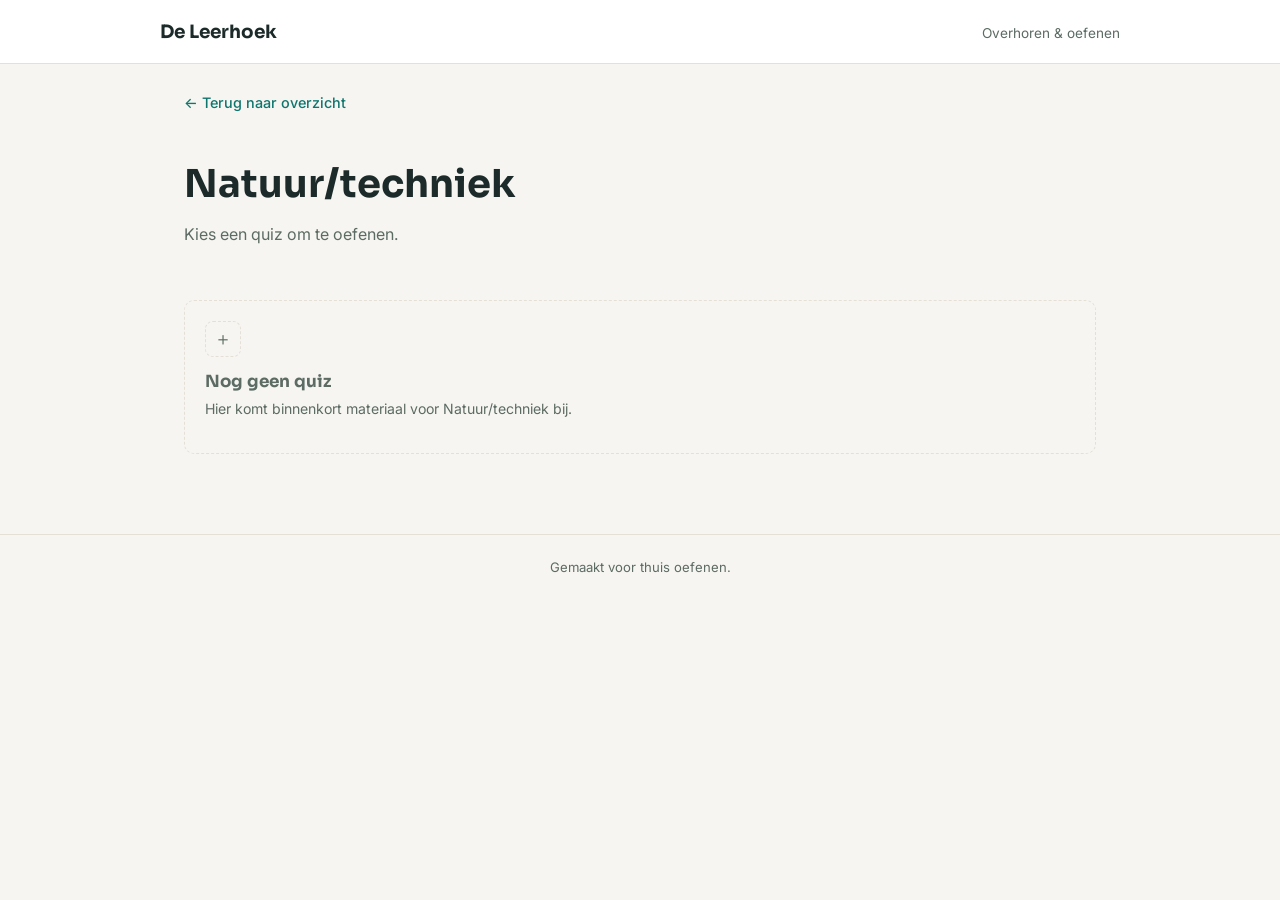
<file: natuur-techniek.html>
<!DOCTYPE html>
<html lang="nl">
<head>
<meta charset="UTF-8">
<meta name="viewport" content="width=device-width, initial-scale=1">
<title>Natuur/techniek — De Leerhoek</title>
<link rel="preconnect" href="https://fonts.googleapis.com">
<link rel="preconnect" href="https://fonts.gstatic.com" crossorigin>
<link href="https://fonts.googleapis.com/css2?family=Sora:wght@600;700&family=Inter:wght@400;500;600&display=swap" rel="stylesheet">
<link rel="stylesheet" href="style.css">
</head>
<body>

<header class="top">
  <div class="inner">
    <a class="brand" href="index.html">De Leerhoek</a>
    <span class="tagline">Overhoren &amp; oefenen</span>
  </div>
</header>

<div class="breadcrumb"><a href="index.html">← Terug naar overzicht</a></div>

<div class="hero">
  <h1>Natuur/techniek</h1>
  <p>Kies een quiz om te oefenen.</p>
</div>

<main>
  <div class="grid">
    <div class="card empty">
      <div class="badge">＋</div>
      <h3>Nog geen quiz</h3>
      <p>Hier komt binnenkort materiaal voor Natuur/techniek bij.</p>
    </div>
  </div>
</main>

<footer>Gemaakt voor thuis oefenen.</footer>

</body>
</html>
</file>
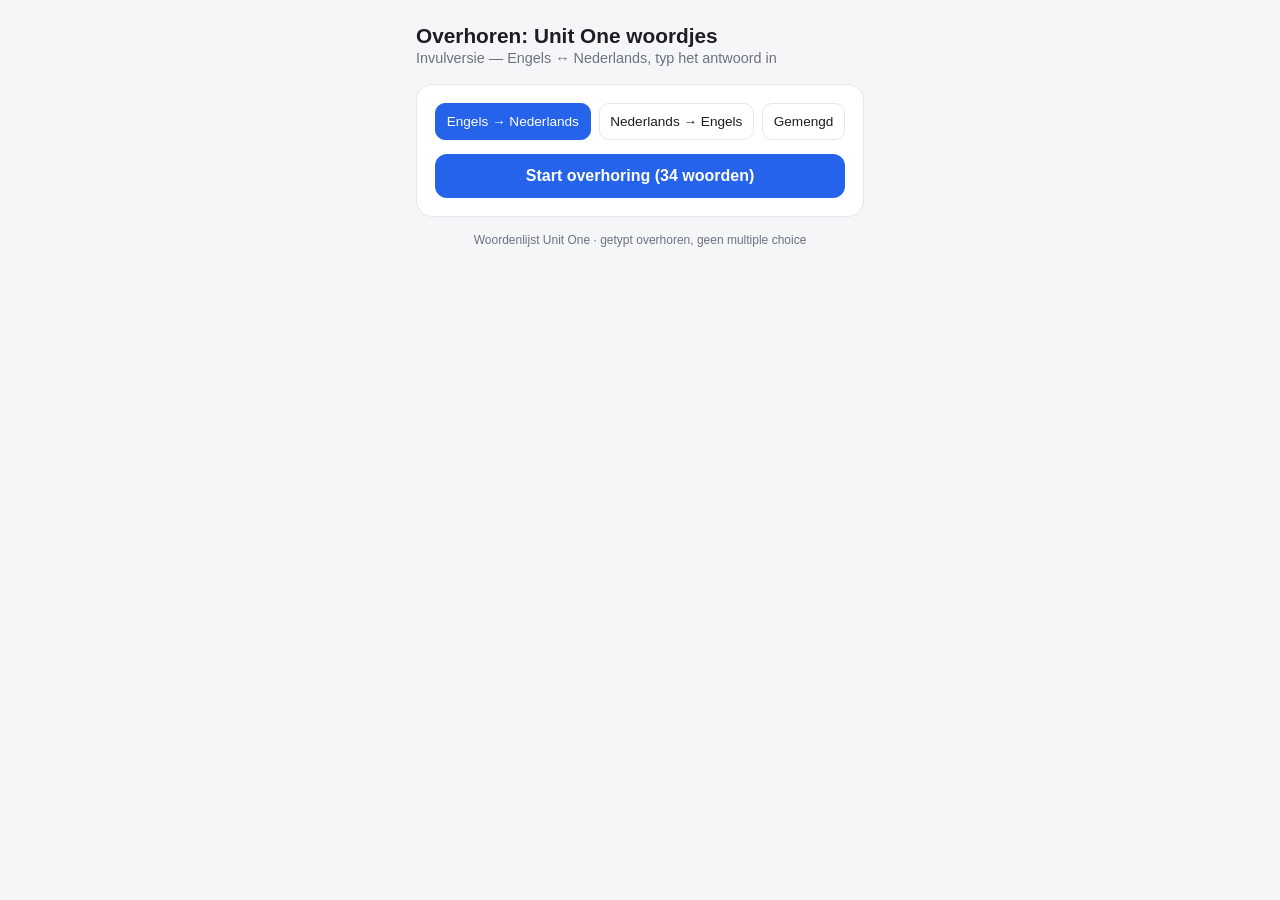
<file: overhoren-invullen.html>
<!DOCTYPE html>
<html lang="nl">
<head>
<meta charset="UTF-8">
<meta name="viewport" content="width=device-width, initial-scale=1, viewport-fit=cover">
<title>Overhoren - Unit One (invullen)</title>
<style>
:root{
  --bg:#f5f6f8; --card:#ffffff; --text:#1c1e21; --sub:#6b7280;
  --accent:#2563eb; --good:#16a34a; --bad:#dc2626; --border:#e5e7eb;
  box-sizing:border-box;
  padding-top:env(safe-area-inset-top,0px);
  padding-bottom:env(safe-area-inset-bottom,0px);
}
@media (prefers-color-scheme: dark){
  :root:not([data-theme="light"]){
    --bg:#16171a; --card:#212327; --text:#eef0f2; --sub:#9aa0a8;
    --accent:#5b8cff; --good:#4ade80; --bad:#f87171; --border:#33363c;
  }
}
:root[data-theme="dark"]{
  --bg:#16171a; --card:#212327; --text:#eef0f2; --sub:#9aa0a8;
  --accent:#5b8cff; --good:#4ade80; --bad:#f87171; --border:#33363c;
}
html{scroll-padding-top:env(safe-area-inset-top,0px);}
*{box-sizing:border-box;}
body{
  margin:0; height:100%; background:var(--bg); color:var(--text);
  font-family:-apple-system,BlinkMacSystemFont,"Segoe UI",Roboto,Helvetica,Arial,sans-serif;
  display:flex; justify-content:center;
}
.wrap{width:100%; max-width:480px; padding:20px 16px 40px;}
h1{font-size:1.3rem; margin:4px 0 2px;}
.sub{color:var(--sub); font-size:.9rem; margin-bottom:18px;}
.card{
  background:var(--card); border:1px solid var(--border); border-radius:16px;
  padding:18px; margin-bottom:16px;
}
.mode-row{display:flex; gap:8px; flex-wrap:wrap; margin-bottom:14px;}
.mode-btn{
  flex:1 1 auto; padding:10px 8px; border-radius:10px; border:1px solid var(--border);
  background:transparent; color:var(--text); font-size:.85rem; cursor:pointer;
}
.mode-btn.active{background:var(--accent); color:#fff; border-color:var(--accent);}
.start-btn{
  width:100%; padding:13px; border-radius:12px; border:none; background:var(--accent);
  color:#fff; font-size:1rem; font-weight:600; cursor:pointer;
}
#quizArea{display:none;}
.progress{display:flex; justify-content:space-between; font-size:.8rem; color:var(--sub); margin-bottom:10px;}
.question{
  font-size:1.5rem; font-weight:700; text-align:center; padding:22px 8px; word-break:break-word;
}
.direction-tag{
  display:inline-block; font-size:.7rem; text-transform:uppercase; letter-spacing:.04em;
  color:var(--accent); background:rgba(37,99,235,.1); padding:3px 8px; border-radius:6px; margin-bottom:8px;
}
input[type=text]{
  width:100%; padding:13px 14px; font-size:1.05rem; border-radius:10px;
  border:1px solid var(--border); background:var(--bg); color:var(--text); margin-bottom:12px;
}
input[type=text]:focus{outline:2px solid var(--accent); border-color:var(--accent);}
.btn-row{display:flex; gap:10px;}
.btn{
  flex:1; padding:12px; border-radius:10px; border:none; font-size:.95rem; font-weight:600; cursor:pointer;
}
.btn-primary{background:var(--accent); color:#fff;}
.btn-secondary{background:transparent; border:1px solid var(--border); color:var(--text);}
.feedback{
  margin-top:12px; padding:12px 14px; border-radius:10px; font-size:.95rem; display:none;
}
.feedback.good{background:rgba(22,163,74,.12); color:var(--good); display:block;}
.feedback.bad{background:rgba(220,38,38,.12); color:var(--bad); display:block;}
.feedback b{display:block; margin-top:4px;}
#resultArea{display:none; text-align:center;}
#resultArea .score{font-size:2.2rem; font-weight:700; margin:8px 0;}
.missed-list{text-align:left; font-size:.85rem; margin-top:14px; max-height:240px; overflow-y:auto;}
.missed-list div{padding:6px 0; border-bottom:1px solid var(--border);}
footer{text-align:center; font-size:.75rem; color:var(--sub); margin-top:10px;}
</style>
</head>
<body>
<div class="wrap">
  <h1>Overhoren: Unit One woordjes</h1>
  <div class="sub">Invulversie — Engels ↔ Nederlands, typ het antwoord in</div>

  <div class="card" id="setupArea">
    <div class="mode-row" id="modeRow">
      <button class="mode-btn active" data-mode="en-nl">Engels → Nederlands</button>
      <button class="mode-btn" data-mode="nl-en">Nederlands → Engels</button>
      <button class="mode-btn" data-mode="mix">Gemengd</button>
    </div>
    <button class="start-btn" id="startBtn">Start overhoring (34 woorden)</button>
  </div>

  <div class="card" id="quizArea">
    <div class="progress"><span id="progressText"></span><span id="scoreText"></span></div>
    <div class="direction-tag" id="directionTag"></div>
    <div class="question" id="questionText"></div>
    <input type="text" id="answerInput" placeholder="Typ je antwoord..." autocomplete="off" autocapitalize="off" autocorrect="off">
    <div class="btn-row">
      <button class="btn btn-secondary" id="skipBtn">Weet ik niet</button>
      <button class="btn btn-primary" id="checkBtn">Controleer</button>
    </div>
    <div class="feedback" id="feedback"></div>
  </div>

  <div class="card" id="resultArea">
    <div>Klaar!</div>
    <div class="score" id="finalScore"></div>
    <div id="missedWrap" style="display:none;">
      <div class="sub" style="margin-bottom:4px;">Nog even oefenen:</div>
      <div class="missed-list" id="missedList"></div>
    </div>
    <div class="btn-row" style="margin-top:14px;">
      <button class="btn btn-secondary" id="restartAllBtn">Alle woorden opnieuw</button>
      <button class="btn btn-primary" id="restartMissedBtn" style="display:none;">Herhaal fouten</button>
    </div>
  </div>

  <footer>Woordenlijst Unit One · getypt overhoren, geen multiple choice</footer>
</div>

<script>
// woordenlijst: en = Engels, nl = array van geaccepteerde NL antwoorden
const WORDS = [
  {en:"qualities", nl:["eigenschappen","karakter"]},
  {en:"to move", nl:["bewegen","verplaatsen"]},
  {en:"quiet", nl:["stil","rustig"]},
  {en:"I am good at", nl:["ik ben goed in"]},
  {en:"scared", nl:["bang"]},
  {en:"I am proud of", nl:["ik ben trots op"]},
  {en:"surname", nl:["achternaam"]},
  {en:"my hobbies are", nl:["mijn hobby's zijn","mijn hobbys zijn"]},
  {en:"tired", nl:["moe"]},
  {en:"hunter-gatherer", nl:["jager-verzamelaar","jager verzamelaar"]},
  {en:"to become", nl:["worden"]},
  {en:"poem", nl:["gedicht"]},
  {en:"to describe", nl:["beschrijven","uitleggen"]},
  {en:"poisonous", nl:["giftig"]},
  {en:"to hold", nl:["vasthouden","houden"]},
  {en:"to survive", nl:["overleven"]},
  {en:"to laugh", nl:["lachen"]},
  {en:"verb", nl:["werkwoord"]},
  {en:"favourite", nl:["favoriet","lievelings"]},
  {en:"active", nl:["actief"]},
  {en:"female", nl:["vrouw","vrouwelijk"]},
  {en:"age", nl:["leeftijd"]},
  {en:"first name", nl:["voornaam"]},
  {en:"because", nl:["omdat","want"]},
  {en:"helpful", nl:["hulpvaardig"]},
  {en:"character", nl:["karakter","hoe je bent"]},
  {en:"honest", nl:["eerlijk"]},
  {en:"clever", nl:["slim"]},
  {en:"male", nl:["man","mannelijk"]},
  {en:"confident", nl:["vol vertrouwen","zelfverzekerd"]},
  {en:"nervous", nl:["nerveus","zenuwachtig"]},
  {en:"creative", nl:["creatief"]},
  {en:"patient", nl:["geduldig"]},
  {en:"excited", nl:["opgewonden","druk en vrolijk"]}
];

let queue = [];
let idx = 0;
let correct = 0;
let missed = [];
let currentDir = "en-nl"; // richting van huidige vraag
let currentItem = null;
let selectedMode = "en-nl";

const modeRow = document.getElementById('modeRow');
modeRow.addEventListener('click', e=>{
  const btn = e.target.closest('.mode-btn');
  if(!btn) return;
  [...modeRow.children].forEach(b=>b.classList.remove('active'));
  btn.classList.add('active');
  selectedMode = btn.dataset.mode;
});

function shuffle(arr){
  const a = arr.slice();
  for(let i=a.length-1;i>0;i--){
    const j = Math.floor(Math.random()*(i+1));
    [a[i],a[j]]=[a[j],a[i]];
  }
  return a;
}

function buildQueue(source){
  return shuffle(source).map(w=>{
    let dir = selectedMode;
    if(dir==="mix") dir = Math.random()<0.5 ? "en-nl":"nl-en";
    return {word:w, dir:dir};
  });
}

document.getElementById('startBtn').addEventListener('click', ()=>{
  queue = buildQueue(WORDS);
  idx=0; correct=0; missed=[];
  document.getElementById('setupArea').style.display='none';
  document.getElementById('resultArea').style.display='none';
  document.getElementById('quizArea').style.display='block';
  showQuestion();
});

function showQuestion(){
  if(idx>=queue.length){ return finish(); }
  const q = queue[idx];
  currentItem = q.word;
  currentDir = q.dir;
  document.getElementById('progressText').textContent = `Vraag ${idx+1} / ${queue.length}`;
  document.getElementById('scoreText').textContent = `Score: ${correct}`;
  document.getElementById('directionTag').textContent = currentDir==="en-nl" ? "Engels → Nederlands" : "Nederlands → Engels";
  document.getElementById('questionText').textContent = currentDir==="en-nl" ? currentItem.en : currentItem.nl[0];
  const input = document.getElementById('answerInput');
  input.value=''; input.disabled=false;
  document.getElementById('feedback').style.display='none';
  document.getElementById('feedback').className='feedback';
  document.getElementById('checkBtn').textContent='Controleer';
  document.getElementById('checkBtn').onclick = checkAnswer;
  input.focus();
}

function normalize(s){
  return s.toLowerCase().trim()
    .replace(/^to\s+/,'')
    .replace(/[.,!?']/g,'')
    .replace(/\s+/g,' ');
}

function checkAnswer(){
  const input = document.getElementById('answerInput');
  const given = normalize(input.value);
  let isCorrect = false;
  let correctAnswers;
  if(currentDir==="en-nl"){
    correctAnswers = currentItem.nl;
    isCorrect = currentItem.nl.some(a=>normalize(a)===given) && given.length>0;
  } else {
    correctAnswers = [currentItem.en];
    isCorrect = normalize(currentItem.en)===given && given.length>0;
  }
  const fb = document.getElementById('feedback');
  input.disabled = true;
  if(isCorrect){
    correct++;
    fb.className='feedback good';
    fb.textContent = 'Goed! ✔';
  } else {
    missed.push(currentItem);
    fb.className='feedback bad';
    fb.innerHTML = `Niet helemaal.<b>Juiste antwoord: ${correctAnswers.join(' / ')}</b>`;
  }
  fb.style.display='block';
  document.getElementById('scoreText').textContent = `Score: ${correct}`;
  document.getElementById('checkBtn').textContent='Volgende';
  document.getElementById('checkBtn').onclick = next;
}

function next(){
  idx++;
  showQuestion();
}

document.getElementById('skipBtn').addEventListener('click', ()=>{
  if(document.getElementById('checkBtn').textContent==='Volgende'){ next(); return; }
  missed.push(currentItem);
  document.getElementById('answerInput').disabled=true;
  const fb = document.getElementById('feedback');
  fb.className='feedback bad';
  const ans = currentDir==="en-nl" ? currentItem.nl.join(' / ') : currentItem.en;
  fb.innerHTML = `Overgeslagen.<b>Juiste antwoord: ${ans}</b>`;
  fb.style.display='block';
  document.getElementById('checkBtn').textContent='Volgende';
  document.getElementById('checkBtn').onclick = next;
});

document.getElementById('answerInput').addEventListener('keydown', e=>{
  if(e.key==='Enter'){
    e.preventDefault();
    document.getElementById('checkBtn').click();
  }
});

function finish(){
  document.getElementById('quizArea').style.display='none';
  document.getElementById('resultArea').style.display='block';
  document.getElementById('finalScore').textContent = `${correct} / ${queue.length} goed`;
  const missedWrap = document.getElementById('missedWrap');
  const missedList = document.getElementById('missedList');
  const restartMissedBtn = document.getElementById('restartMissedBtn');
  if(missed.length>0){
    missedWrap.style.display='block';
    missedList.innerHTML = missed.map(m=>`<div><b>${m.en}</b> — ${m.nl[0]}</div>`).join('');
    restartMissedBtn.style.display='block';
  } else {
    missedWrap.style.display='none';
    restartMissedBtn.style.display='none';
  }
}

document.getElementById('restartAllBtn').addEventListener('click', ()=>{
  document.getElementById('resultArea').style.display='none';
  document.getElementById('setupArea').style.display='block';
});

document.getElementById('restartMissedBtn').addEventListener('click', ()=>{
  queue = buildQueue(missed);
  idx=0; correct=0; missed=[];
  document.getElementById('resultArea').style.display='none';
  document.getElementById('quizArea').style.display='block';
  showQuestion();
});
</script>
</body>
</html>
</file>
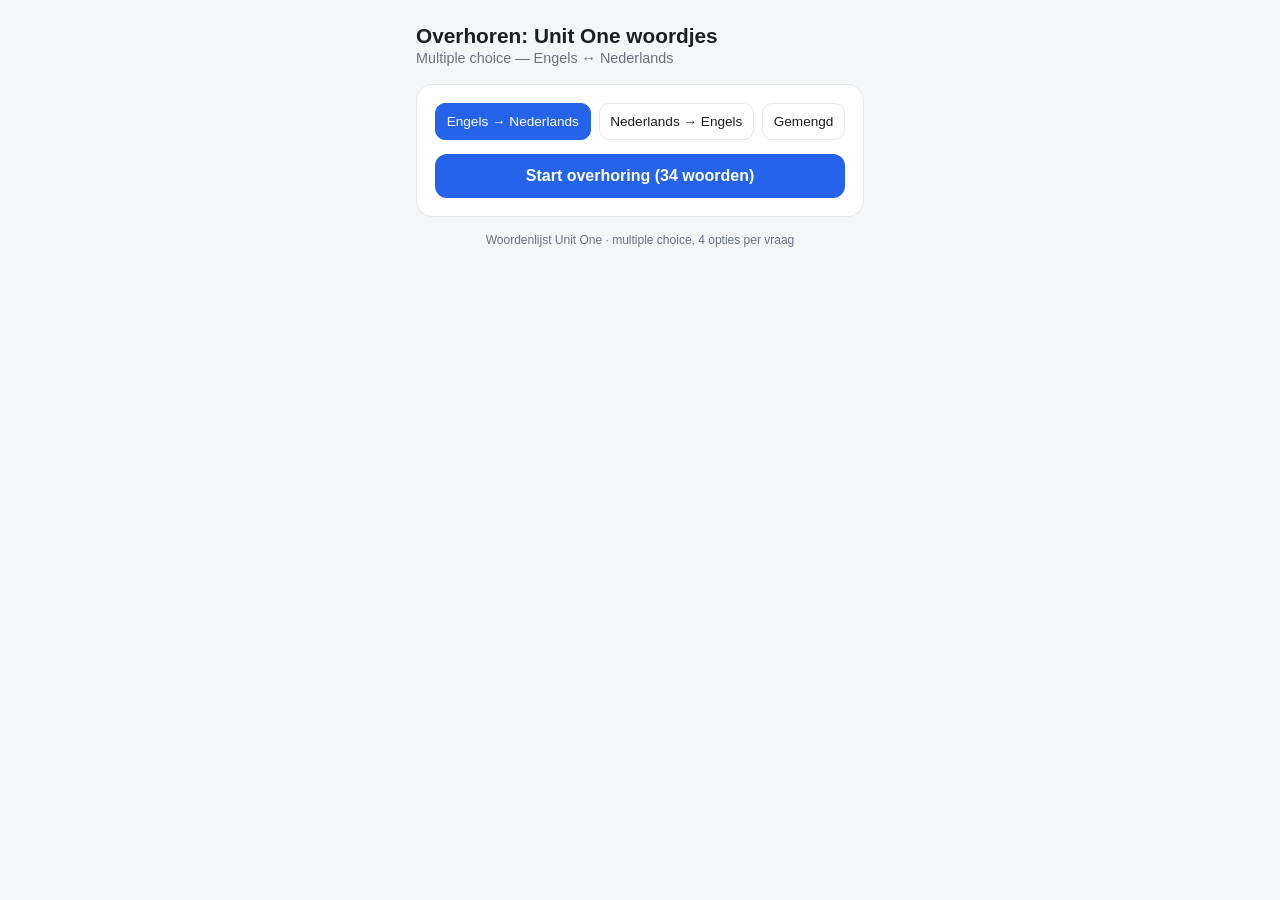
<file: Overhoren-mc.html>
<!DOCTYPE html>
<html lang="nl">
<head>
<meta charset="UTF-8">
<meta name="viewport" content="width=device-width, initial-scale=1, viewport-fit=cover">
<title>Overhoren - Unit One (multiple choice)</title>
<style>
:root{
  --bg:#f5f6f8; --card:#ffffff; --text:#1c1e21; --sub:#6b7280;
  --accent:#2563eb; --good:#16a34a; --bad:#dc2626; --border:#e5e7eb;
  box-sizing:border-box;
  padding-top:env(safe-area-inset-top,0px);
  padding-bottom:env(safe-area-inset-bottom,0px);
}
@media (prefers-color-scheme: dark){
  :root:not([data-theme="light"]){
    --bg:#16171a; --card:#212327; --text:#eef0f2; --sub:#9aa0a8;
    --accent:#5b8cff; --good:#4ade80; --bad:#f87171; --border:#33363c;
  }
}
:root[data-theme="dark"]{
  --bg:#16171a; --card:#212327; --text:#eef0f2; --sub:#9aa0a8;
  --accent:#5b8cff; --good:#4ade80; --bad:#f87171; --border:#33363c;
}
html{scroll-padding-top:env(safe-area-inset-top,0px);}
*{box-sizing:border-box;}
body{
  margin:0; height:100%; background:var(--bg); color:var(--text);
  font-family:-apple-system,BlinkMacSystemFont,"Segoe UI",Roboto,Helvetica,Arial,sans-serif;
  display:flex; justify-content:center;
}
.wrap{width:100%; max-width:480px; padding:20px 16px 40px;}
h1{font-size:1.3rem; margin:4px 0 2px;}
.sub{color:var(--sub); font-size:.9rem; margin-bottom:18px;}
.card{
  background:var(--card); border:1px solid var(--border); border-radius:16px;
  padding:18px; margin-bottom:16px;
}
.mode-row{display:flex; gap:8px; flex-wrap:wrap; margin-bottom:14px;}
.mode-btn{
  flex:1 1 auto; padding:10px 8px; border-radius:10px; border:1px solid var(--border);
  background:transparent; color:var(--text); font-size:.85rem; cursor:pointer;
}
.mode-btn.active{background:var(--accent); color:#fff; border-color:var(--accent);}
.start-btn{
  width:100%; padding:13px; border-radius:12px; border:none; background:var(--accent);
  color:#fff; font-size:1rem; font-weight:600; cursor:pointer;
}
#quizArea{display:none;}
.progress{display:flex; justify-content:space-between; font-size:.8rem; color:var(--sub); margin-bottom:10px;}
.question{
  font-size:1.5rem; font-weight:700; text-align:center; padding:18px 8px 22px; word-break:break-word;
}
.direction-tag{
  display:inline-block; font-size:.7rem; text-transform:uppercase; letter-spacing:.04em;
  color:var(--accent); background:rgba(37,99,235,.1); padding:3px 8px; border-radius:6px; margin-bottom:8px;
}
.options{display:flex; flex-direction:column; gap:10px; margin-bottom:12px;}
.option{
  padding:13px 14px; border-radius:10px; border:1px solid var(--border); background:var(--bg);
  color:var(--text); font-size:1rem; text-align:left; cursor:pointer;
}
.option.correct{background:rgba(22,163,74,.15); border-color:var(--good); color:var(--good); font-weight:600;}
.option.wrong{background:rgba(220,38,38,.15); border-color:var(--bad); color:var(--bad); font-weight:600;}
.option:disabled{cursor:default; opacity:.85;}
.btn{
  width:100%; padding:12px; border-radius:10px; border:none; font-size:.95rem; font-weight:600; cursor:pointer;
  background:var(--accent); color:#fff;
}
.btn.hidden{display:none;}
#resultArea{display:none; text-align:center;}
#resultArea .score{font-size:2.2rem; font-weight:700; margin:8px 0;}
.missed-list{text-align:left; font-size:.85rem; margin-top:14px; max-height:240px; overflow-y:auto;}
.missed-list div{padding:6px 0; border-bottom:1px solid var(--border);}
.result-btn-row{display:flex; gap:10px; margin-top:14px;}
.btn-secondary{background:transparent; border:1px solid var(--border); color:var(--text);}
footer{text-align:center; font-size:.75rem; color:var(--sub); margin-top:10px;}
</style>
</head>
<body>
<div class="wrap">
  <h1>Overhoren: Unit One woordjes</h1>
  <div class="sub">Multiple choice — Engels ↔ Nederlands</div>

  <div class="card" id="setupArea">
    <div class="mode-row" id="modeRow">
      <button class="mode-btn active" data-mode="en-nl">Engels → Nederlands</button>
      <button class="mode-btn" data-mode="nl-en">Nederlands → Engels</button>
      <button class="mode-btn" data-mode="mix">Gemengd</button>
    </div>
    <button class="start-btn" id="startBtn">Start overhoring (34 woorden)</button>
  </div>

  <div class="card" id="quizArea">
    <div class="progress"><span id="progressText"></span><span id="scoreText"></span></div>
    <div class="direction-tag" id="directionTag"></div>
    <div class="question" id="questionText"></div>
    <div class="options" id="optionsArea"></div>
    <button class="btn hidden" id="nextBtn">Volgende</button>
  </div>

  <div class="card" id="resultArea">
    <div>Klaar!</div>
    <div class="score" id="finalScore"></div>
    <div id="missedWrap" style="display:none;">
      <div class="sub" style="margin-bottom:4px;">Nog even oefenen:</div>
      <div class="missed-list" id="missedList"></div>
    </div>
    <div class="result-btn-row">
      <button class="btn btn-secondary" id="restartAllBtn">Alle woorden opnieuw</button>
      <button class="btn" id="restartMissedBtn" style="display:none;">Herhaal fouten</button>
    </div>
  </div>

  <footer>Woordenlijst Unit One · multiple choice, 4 opties per vraag</footer>
</div>

<script>
const WORDS = [
  {en:"qualities", nl:["eigenschappen","karakter"]},
  {en:"to move", nl:["bewegen","verplaatsen"]},
  {en:"quiet", nl:["stil","rustig"]},
  {en:"I am good at", nl:["ik ben goed in"]},
  {en:"scared", nl:["bang"]},
  {en:"I am proud of", nl:["ik ben trots op"]},
  {en:"surname", nl:["achternaam"]},
  {en:"my hobbies are", nl:["mijn hobby's zijn"]},
  {en:"tired", nl:["moe"]},
  {en:"hunter-gatherer", nl:["jager-verzamelaar"]},
  {en:"to become", nl:["worden"]},
  {en:"poem", nl:["gedicht"]},
  {en:"to describe", nl:["beschrijven","uitleggen"]},
  {en:"poisonous", nl:["giftig"]},
  {en:"to hold", nl:["vasthouden"]},
  {en:"to survive", nl:["overleven"]},
  {en:"to laugh", nl:["lachen"]},
  {en:"verb", nl:["werkwoord"]},
  {en:"favourite", nl:["favoriet"]},
  {en:"active", nl:["actief"]},
  {en:"female", nl:["vrouw"]},
  {en:"age", nl:["leeftijd"]},
  {en:"first name", nl:["voornaam"]},
  {en:"because", nl:["omdat"]},
  {en:"helpful", nl:["hulpvaardig"]},
  {en:"character", nl:["karakter"]},
  {en:"honest", nl:["eerlijk"]},
  {en:"clever", nl:["slim"]},
  {en:"male", nl:["man"]},
  {en:"confident", nl:["vol vertrouwen"]},
  {en:"nervous", nl:["nerveus"]},
  {en:"creative", nl:["creatief"]},
  {en:"patient", nl:["geduldig"]},
  {en:"excited", nl:["opgewonden"]}
];

let queue = [];
let idx = 0;
let correct = 0;
let missed = [];
let selectedMode = "en-nl";
let currentItem = null;
let currentDir = "en-nl";

const modeRow = document.getElementById('modeRow');
modeRow.addEventListener('click', e=>{
  const btn = e.target.closest('.mode-btn');
  if(!btn) return;
  [...modeRow.children].forEach(b=>b.classList.remove('active'));
  btn.classList.add('active');
  selectedMode = btn.dataset.mode;
});

function shuffle(arr){
  const a = arr.slice();
  for(let i=a.length-1;i>0;i--){
    const j = Math.floor(Math.random()*(i+1));
    [a[i],a[j]]=[a[j],a[i]];
  }
  return a;
}

function buildQueue(source){
  return shuffle(source).map(w=>{
    let dir = selectedMode;
    if(dir==="mix") dir = Math.random()<0.5 ? "en-nl":"nl-en";
    return {word:w, dir:dir};
  });
}

document.getElementById('startBtn').addEventListener('click', ()=>{
  queue = buildQueue(WORDS);
  idx=0; correct=0; missed=[];
  document.getElementById('setupArea').style.display='none';
  document.getElementById('resultArea').style.display='none';
  document.getElementById('quizArea').style.display='block';
  showQuestion();
});

function getAnswerText(item, dir){
  return dir==="en-nl" ? item.nl[0] : item.en;
}

function showQuestion(){
  if(idx>=queue.length){ return finish(); }
  const q = queue[idx];
  currentItem = q.word;
  currentDir = q.dir;
  document.getElementById('progressText').textContent = `Vraag ${idx+1} / ${queue.length}`;
  document.getElementById('scoreText').textContent = `Score: ${correct}`;
  document.getElementById('directionTag').textContent = currentDir==="en-nl" ? "Engels → Nederlands" : "Nederlands → Engels";
  document.getElementById('questionText').textContent = currentDir==="en-nl" ? currentItem.en : currentItem.nl[0];

  const correctAnswer = getAnswerText(currentItem, currentDir);
  let pool = WORDS.filter(w=>w!==currentItem).map(w=>getAnswerText(w, currentDir));
  pool = shuffle(pool).slice(0,3);
  const options = shuffle([correctAnswer, ...pool]);

  const optionsArea = document.getElementById('optionsArea');
  optionsArea.innerHTML='';
  options.forEach(opt=>{
    const b = document.createElement('button');
    b.className='option';
    b.textContent = opt;
    b.addEventListener('click', ()=>selectAnswer(b, opt, correctAnswer));
    optionsArea.appendChild(b);
  });
  document.getElementById('nextBtn').classList.add('hidden');
}

function selectAnswer(btn, chosen, correctAnswer){
  const buttons = document.querySelectorAll('#optionsArea .option');
  buttons.forEach(b=>b.disabled=true);
  const isCorrect = chosen===correctAnswer;
  if(isCorrect){
    btn.classList.add('correct');
    correct++;
  } else {
    btn.classList.add('wrong');
    missed.push(currentItem);
    buttons.forEach(b=>{ if(b.textContent===correctAnswer) b.classList.add('correct'); });
  }
  document.getElementById('scoreText').textContent = `Score: ${correct}`;
  document.getElementById('nextBtn').classList.remove('hidden');
}

document.getElementById('nextBtn').addEventListener('click', ()=>{
  idx++;
  showQuestion();
});

function finish(){
  document.getElementById('quizArea').style.display='none';
  document.getElementById('resultArea').style.display='block';
  document.getElementById('finalScore').textContent = `${correct} / ${queue.length} goed`;
  const missedWrap = document.getElementById('missedWrap');
  const missedList = document.getElementById('missedList');
  const restartMissedBtn = document.getElementById('restartMissedBtn');
  if(missed.length>0){
    missedWrap.style.display='block';
    missedList.innerHTML = missed.map(m=>`<div><b>${m.en}</b> — ${m.nl[0]}</div>`).join('');
    restartMissedBtn.style.display='block';
  } else {
    missedWrap.style.display='none';
    restartMissedBtn.style.display='none';
  }
}

document.getElementById('restartAllBtn').addEventListener('click', ()=>{
  document.getElementById('resultArea').style.display='none';
  document.getElementById('setupArea').style.display='block';
});

document.getElementById('restartMissedBtn').addEventListener('click', ()=>{
  queue = buildQueue(missed);
  idx=0; correct=0; missed=[];
  document.getElementById('resultArea').style.display='none';
  document.getElementById('quizArea').style.display='block';
  showQuestion();
});
</script>
</body>
</html>
</file>
<file: style.css>
:root{
  --ink:#1c2b2a;
  --bg:#f6f5f1;
  --surface:#ffffff;
  --border:#e4e0d6;
  --teal:#0f766e;
  --teal-dark:#0b5c56;
  --muted:#5c6b64;

  --c-engels:#0f766e;
  --c-geschiedenis:#b4530a;
  --c-aardrijkskunde:#3f6b2f;
  --c-natuur:#3a5a9e;
  --c-spel:#a3325f;
}
*{box-sizing:border-box;}
body{
  margin:0;
  font-family:'Inter', sans-serif;
  background:var(--bg);
  color:var(--ink);
}
h1,h2,h3{
  font-family:'Sora', sans-serif;
  margin:0;
}

/* Header */
header.top{
  background:var(--surface);
  border-bottom:1px solid var(--border);
  padding:20px 24px;
}
header.top .inner{
  max-width:960px;
  margin:0 auto;
  display:flex;
  align-items:baseline;
  justify-content:space-between;
  flex-wrap:wrap;
  gap:6px;
}
header.top a.brand{
  font-family:'Sora', sans-serif;
  font-weight:700;
  font-size:1.15rem;
  color:var(--ink);
  text-decoration:none;
}
header.top .tagline{
  font-size:0.85rem;
  color:var(--muted);
}

/* Hero (homepage only) */
.hero{
  max-width:960px;
  margin:0 auto;
  padding:48px 24px 8px;
}
.hero h1{
  font-size:clamp(1.8rem, 4vw, 2.4rem);
  margin-bottom:8px;
}
.hero p{
  color:var(--muted);
  font-size:1rem;
  max-width:520px;
}

/* Breadcrumb (subpages) */
.breadcrumb{
  max-width:960px;
  margin:0 auto;
  padding:28px 24px 0;
}
.breadcrumb a{
  color:var(--teal);
  text-decoration:none;
  font-size:0.9rem;
  font-weight:500;
}
.breadcrumb a:hover{ text-decoration:underline; }

main{
  max-width:960px;
  margin:0 auto;
  padding:32px 24px 80px;
}

.section-label{
  font-size:0.78rem;
  font-weight:600;
  letter-spacing:0.04em;
  color:var(--muted);
  text-transform:uppercase;
  margin:0 0 16px;
}
.section + .section{ margin-top:48px; }

.grid{
  display:grid;
  grid-template-columns:repeat(auto-fit, minmax(220px, 1fr));
  gap:16px;
}

/* Card */
.card{
  display:block;
  background:var(--surface);
  border:1px solid var(--border);
  border-radius:10px;
  padding:20px;
  text-decoration:none;
  color:var(--ink);
  transition:box-shadow 0.15s ease, transform 0.15s ease, border-color 0.15s ease;
  position:relative;
  overflow:hidden;
}
.card::before{
  content:"";
  position:absolute;
  top:0; left:0; right:0;
  height:4px;
  background:var(--accent, var(--teal));
}
.card:hover{
  box-shadow:0 6px 16px rgba(28,43,42,0.08);
  transform:translateY(-2px);
  border-color:var(--accent, var(--teal));
}
.card .badge{
  width:36px; height:36px;
  border-radius:8px;
  background:color-mix(in srgb, var(--accent, var(--teal)) 12%, white);
  color:var(--accent, var(--teal));
  display:flex; align-items:center; justify-content:center;
  font-size:1.1rem;
  margin-bottom:14px;
}
.card h3{
  font-size:1.05rem;
  margin-bottom:6px;
}
.card p{
  font-size:0.88rem;
  color:var(--muted);
  margin:0 0 14px;
  line-height:1.5;
}
.card .go{
  font-size:0.82rem;
  font-weight:600;
  color:var(--accent, var(--teal));
}

.card.empty{
  background:transparent;
  border:1.5px dashed var(--border);
  color:var(--muted);
}
.card.empty::before{ display:none; }
.card.empty .badge{ background:transparent; border:1.5px dashed var(--border); color:var(--muted); }

/* Category accent per vak */
.card.engels{ --accent:var(--c-engels); }
.card.geschiedenis{ --accent:var(--c-geschiedenis); }
.card.aardrijkskunde{ --accent:var(--c-aardrijkskunde); }
.card.natuur{ --accent:var(--c-natuur); }
.card.spel{ --accent:var(--c-spel); }

footer{
  text-align:center;
  padding:24px;
  color:var(--muted);
  font-size:0.82rem;
  border-top:1px solid var(--border);
}
</file>
